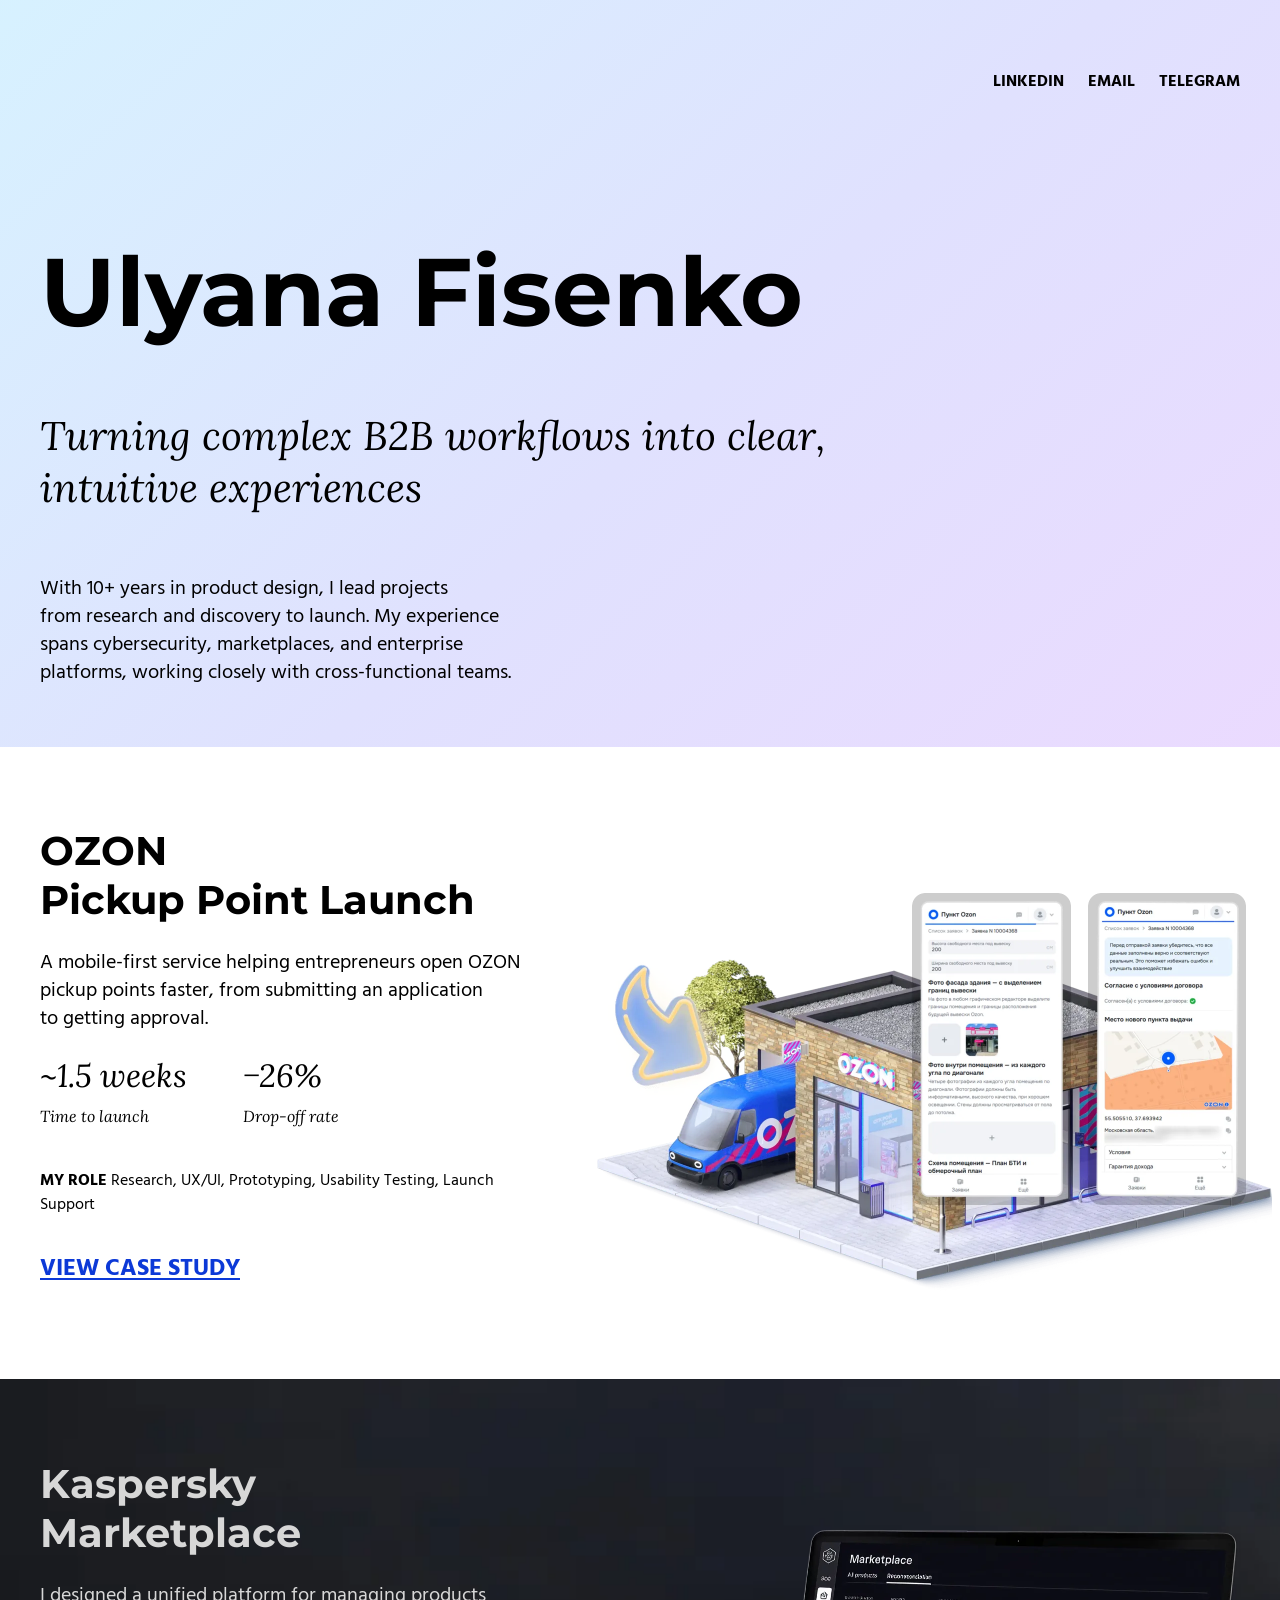
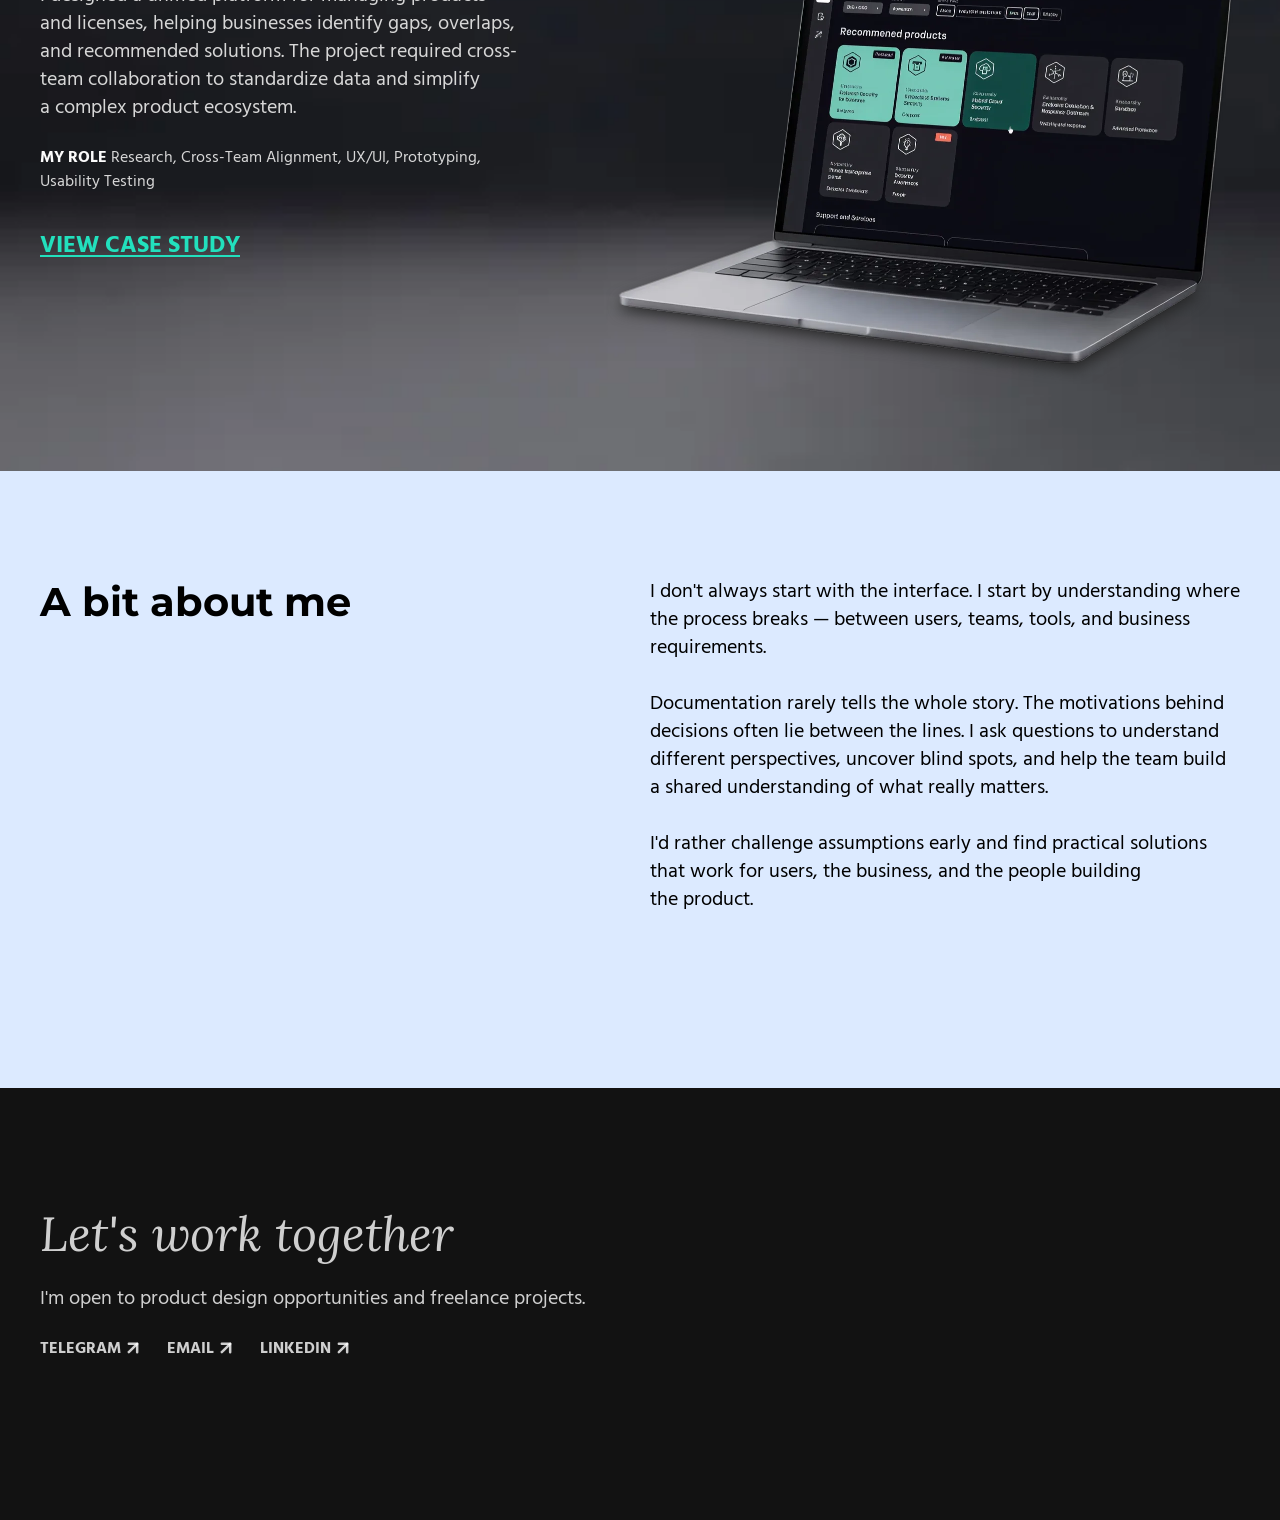
<file: index.html>
<!doctype html>
<html lang="en">
<head>
  <meta charset="utf-8">
  <meta name="viewport" content="width=device-width, initial-scale=1">
  <title>Ulyana Fisenko — Product Designer (UX/UI)</title>
  <meta name="description" content="Portfolio of Ulyana Fisenko, a product designer with 10+ years of experience turning complex B2B workflows into clear, intuitive experiences.">

  <meta property="og:type" content="website">
  <meta property="og:site_name" content="Ulyana Fisenko — Portfolio">
  <meta property="og:title" content="Ulyana Fisenko — Product Designer (UX/UI)">
  <meta property="og:description" content="Turning complex B2B workflows into clear, intuitive experiences. Case studies: OZON Pickup Point Launch and Kaspersky Marketplace.">
  <meta property="og:url" content="https://ulyanafisenko.com/">
  <link rel="canonical" href="https://ulyanafisenko.com/">
  <meta property="og:image" content="https://ulyanafisenko.com/og/home.png">
  <meta property="og:image:width" content="1200">
  <meta property="og:image:height" content="630">
  <meta name="twitter:card" content="summary_large_image">

  <link rel="preconnect" href="https://fonts.googleapis.com">
  <link rel="preconnect" href="https://fonts.gstatic.com" crossorigin>
  <link rel="stylesheet" href="https://fonts.googleapis.com/css2?family=Hind+Madurai:wght@400;700&family=Lora:ital@1&family=Montserrat:wght@700&display=swap">
  <link rel="stylesheet" href="css/base.css">
  <link rel="stylesheet" href="css/home.css">
  <!-- GoatCounter analytics, no cookies; skips file:// and localhost -->
  <script data-goatcounter="https://ulyanafisenko.goatcounter.com/count"
          async src="https://gc.zgo.at/count.v5.js"
          crossorigin="anonymous"
          integrity="sha384-atnOLvQb9t+jTSipvd75X2yginT4PjVbqDdlJAmxMm+wYElFmeR6EmLP5bYeoRVQ"></script>
</head>
<body>
  <header class="site-header site-header--home">
    <div class="container site-header__inner">
      <nav aria-label="Contacts">
        <ul class="contacts">
          <li><a class="nav-link" href="https://www.linkedin.com/in/ulyana-fisenko/" data-goatcounter-click="contact-linkedin" data-goatcounter-title="LinkedIn" target="_blank" rel="noopener">LinkedIn</a></li>
          <li><a class="nav-link" href="mailto:ulyana.fisenko@gmail.com" data-goatcounter-click="contact-email" data-goatcounter-title="Email">Email</a></li>
          <li><a class="nav-link" href="https://t.me/oknesifka" data-goatcounter-click="contact-telegram" data-goatcounter-title="Telegram" target="_blank" rel="noopener">Telegram</a></li>
        </ul>
      </nav>
    </div>
  </header>

  <main>
    <section class="hero">
      <div class="container hero__inner">
        <h1 class="hero__title">Ulyana Fisenko</h1>
        <p class="hero__slogan">Turning complex B2B workflows into&nbsp;clear, intuitive experiences</p>
        <p class="hero__bio">With&nbsp;10+&nbsp;years in&nbsp;product design, I&nbsp;lead projects from&nbsp;research and&nbsp;discovery to&nbsp;launch. My experience spans cybersecurity, marketplaces, and&nbsp;enterprise platforms, working closely with&nbsp;cross-functional teams.</p>
      </div>
    </section>

    <section class="case case--ozon" aria-labelledby="case-ozon-title">
      <div class="container case__inner">
        <div class="case__text">
          <div class="case__info">
            <h2 class="case__title" id="case-ozon-title">OZON<br>Pickup Point Launch</h2>
            <p class="case__desc">A&nbsp;mobile-first service helping entrepreneurs open OZON pickup points faster, from&nbsp;submitting an&nbsp;application to&nbsp;getting approval.</p>
            <ul class="case__metrics">
              <li><span class="metric__value">~1.5&nbsp;weeks</span><span class="metric__label">Time to&nbsp;launch</span></li>
              <li><span class="metric__value">−26%</span><span class="metric__label">Drop-off rate</span></li>
            </ul>
            <p class="case__role"><b>My role</b> Research, UX/UI, Prototyping, Usability Testing, Launch Support</p>
          </div>
          <a class="case__link" href="cases/ozon-pickup-point.html">View case study<span class="visually-hidden">: OZON Pickup Point Launch</span></a>
        </div>
        <div class="case__media">
          <img src="img/home/ozon-illustration.webp" width="686" height="400" alt="3D render of an OZON pickup point with a delivery van, next to two screens of the mobile application form: uploading photos of the premises and confirming the location on a map.">
        </div>
      </div>
    </section>

    <section class="case case--kaspersky" aria-labelledby="case-kaspersky-title">
      <div class="container case__inner">
        <div class="case__text">
          <div class="case__info">
            <h2 class="case__title" id="case-kaspersky-title">Kaspersky<br>Marketplace</h2>
            <p class="case__desc">I&nbsp;designed a&nbsp;unified platform for&nbsp;managing products and&nbsp;licenses, helping businesses identify gaps, overlaps, and&nbsp;recommended solutions. The&nbsp;project required cross-team collaboration to&nbsp;standardize data and&nbsp;simplify a&nbsp;complex product ecosystem.</p>
            <p class="case__role"><b>My role</b> Research, Cross-Team Alignment, UX/UI, Prototyping, Usability Testing</p>
          </div>
          <a class="case__link" href="cases/kaspersky-marketplace.html">View case study<span class="visually-hidden">: Kaspersky Marketplace</span></a>
        </div>
        <div class="laptop">
          <img class="laptop__shadow" src="img/home/laptop-shadow.svg" width="604" height="153" alt="" loading="lazy">
          <img class="laptop__image" src="img/home/kaspersky-laptop.webp" width="622" height="435" alt="Laptop showing the Kaspersky Marketplace: a catalogue of security products with cards for managing licenses." loading="lazy">
        </div>
      </div>
    </section>

    <section class="about" aria-labelledby="about-title">
      <div class="container about__inner">
        <h2 class="about__title" id="about-title">A&nbsp;bit about me</h2>
        <div class="about__text">
          <p>I&nbsp;don't always start with&nbsp;the&nbsp;interface. I&nbsp;start by&nbsp;understanding where the&nbsp;process breaks&nbsp;— between users, teams, tools, and&nbsp;business requirements.</p>
          <p>Documentation rarely tells the&nbsp;whole story. The&nbsp;motivations behind decisions often lie between the&nbsp;lines. I&nbsp;ask questions to&nbsp;understand different perspectives, uncover blind spots, and&nbsp;help the&nbsp;team build a&nbsp;shared understanding of&nbsp;what really matters.</p>
          <p>I'd rather challenge assumptions early and&nbsp;find practical solutions that work for&nbsp;users, the&nbsp;business, and&nbsp;the&nbsp;people building the&nbsp;product.</p>
        </div>
      </div>
    </section>
  </main>

  <footer class="site-footer">
    <div class="container site-footer__inner">
      <h2 class="site-footer__title">Let's work together</h2>
      <p class="site-footer__text">I'm open to&nbsp;product design opportunities and&nbsp;freelance projects.</p>
      <ul class="contacts">
        <li><a class="nav-link" href="https://t.me/oknesifka" data-goatcounter-click="contact-telegram" data-goatcounter-title="Telegram" target="_blank" rel="noopener">Telegram<img src="img/icons/arrow-up-right.svg" width="20" height="20" alt=""></a></li>
        <li><a class="nav-link" href="mailto:ulyana.fisenko@gmail.com" data-goatcounter-click="contact-email" data-goatcounter-title="Email">Email<img src="img/icons/arrow-up-right.svg" width="20" height="20" alt=""></a></li>
        <li><a class="nav-link" href="https://www.linkedin.com/in/ulyana-fisenko/" data-goatcounter-click="contact-linkedin" data-goatcounter-title="LinkedIn" target="_blank" rel="noopener">LinkedIn<img src="img/icons/arrow-up-right.svg" width="20" height="20" alt=""></a></li>
      </ul>
    </div>
  </footer>
</body>
</html>
</file>
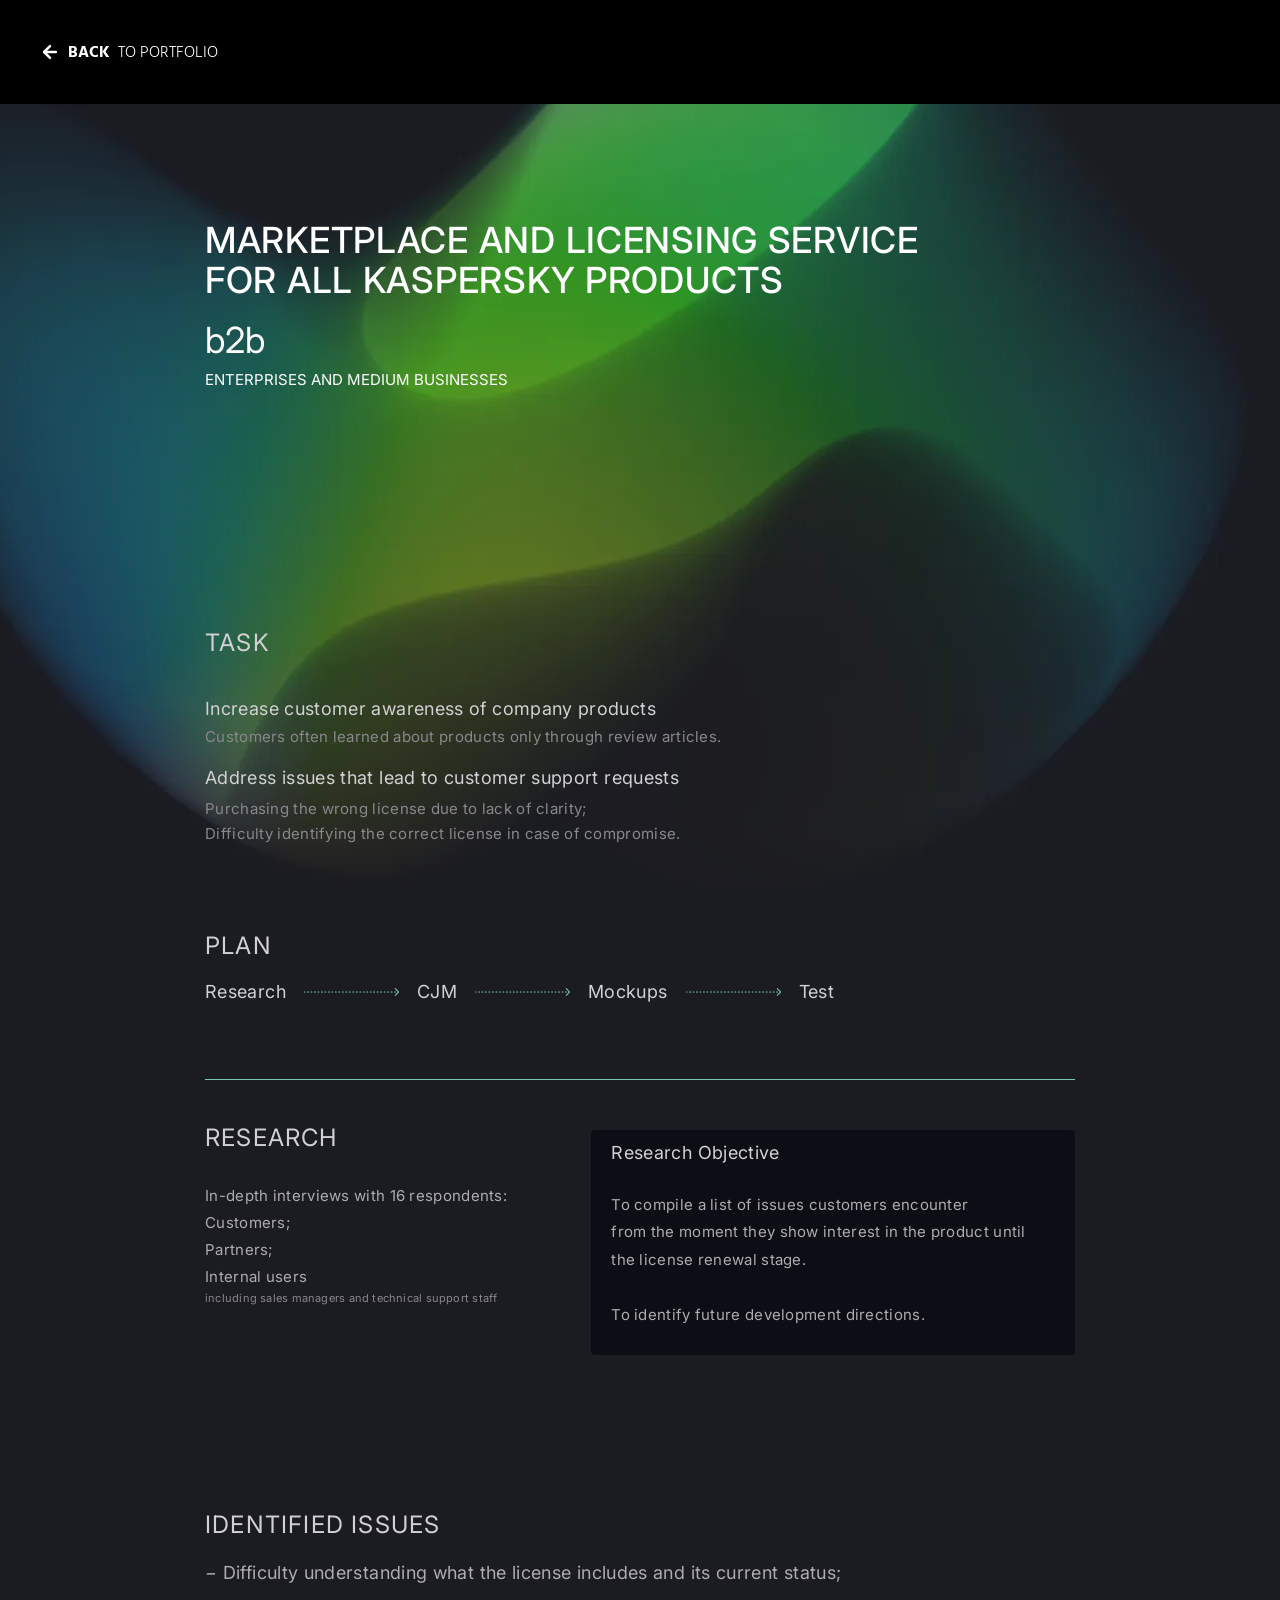
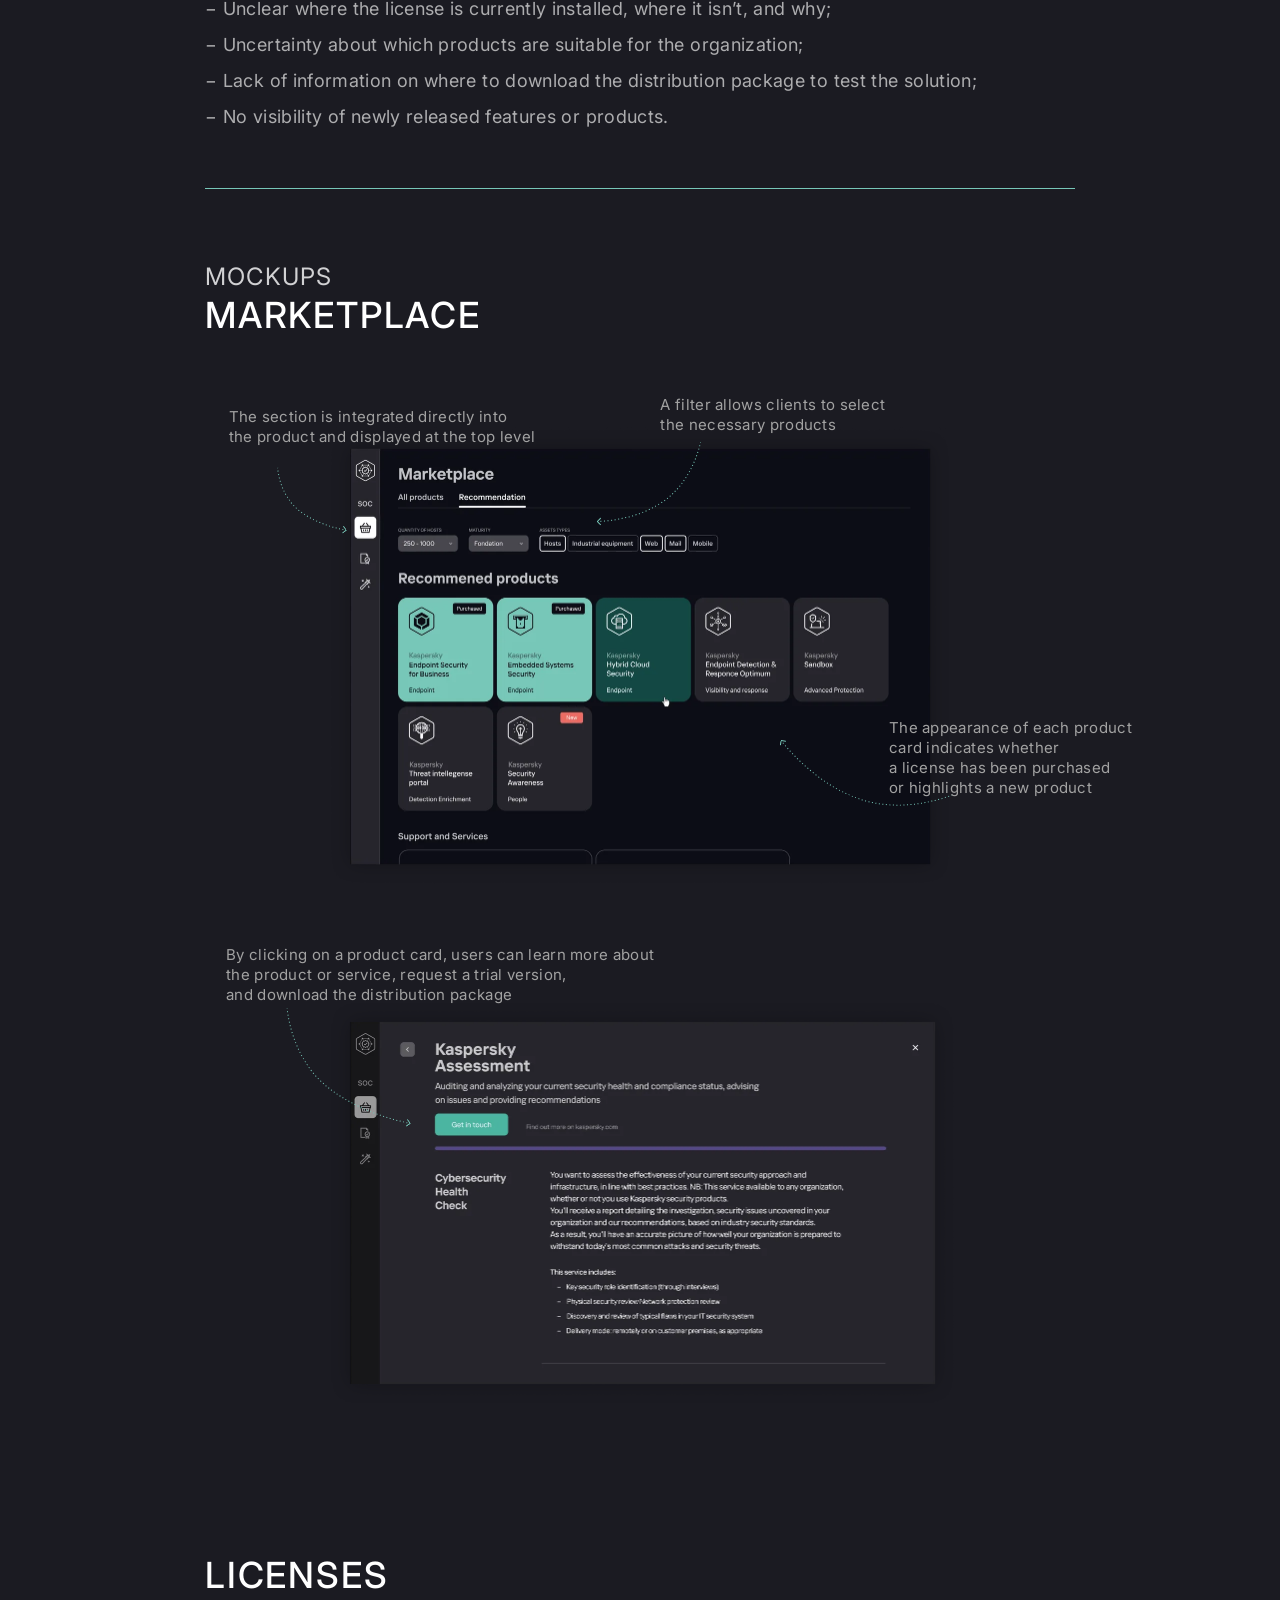
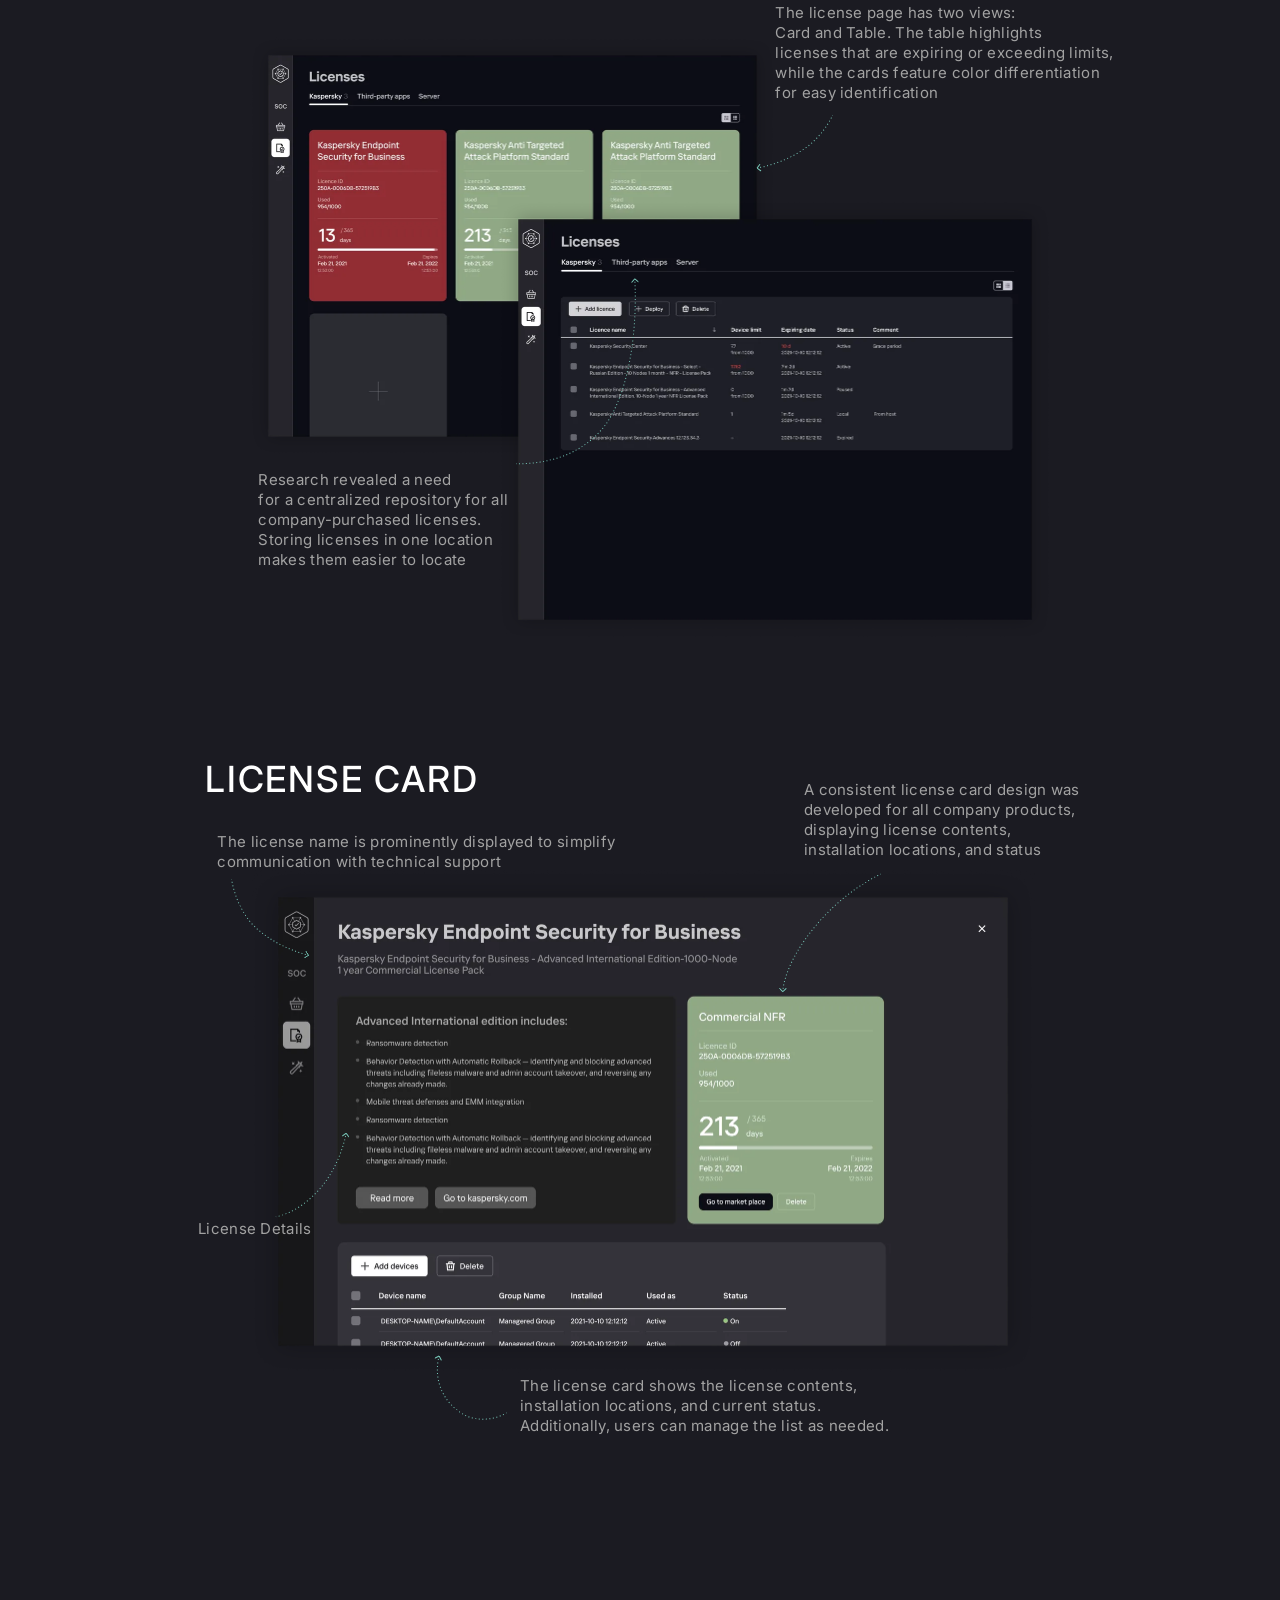
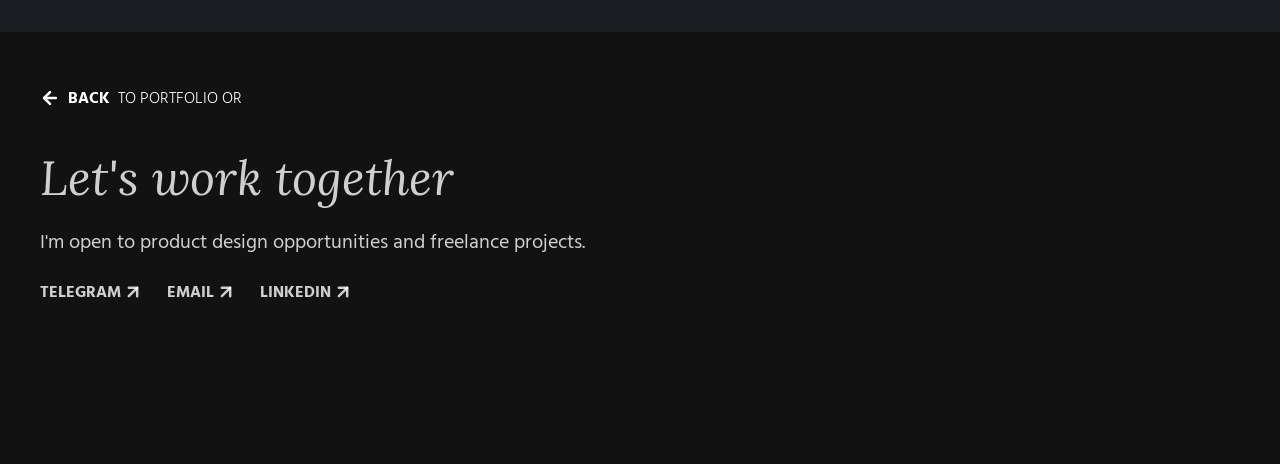
<file: cases/kaspersky-marketplace.html>
<!doctype html>
<html lang="en">
<head>
  <meta charset="utf-8">
  <meta name="viewport" content="width=device-width, initial-scale=1">
  <title>Kaspersky Marketplace — Case Study | Ulyana Fisenko</title>
  <meta name="description" content="Case study by Ulyana Fisenko: a unified marketplace and licensing service for all Kaspersky business products — research, identified issues and mockups of the marketplace, licenses and license card.">

  <meta property="og:type" content="website">
  <meta property="og:site_name" content="Ulyana Fisenko — Portfolio">
  <meta property="og:title" content="Kaspersky Marketplace — Case Study">
  <meta property="og:description" content="A unified marketplace and licensing service for all Kaspersky products, helping businesses find the right solutions and manage their licenses in one place.">
  <meta property="og:url" content="https://ulyanafisenko.com/cases/kaspersky-marketplace.html">
  <link rel="canonical" href="https://ulyanafisenko.com/cases/kaspersky-marketplace.html">
  <meta property="og:image" content="https://ulyanafisenko.com/og/kaspersky-marketplace.png">
  <meta property="og:image:width" content="1200">
  <meta property="og:image:height" content="630">
  <meta name="twitter:card" content="summary_large_image">

  <link rel="preconnect" href="https://fonts.googleapis.com">
  <link rel="preconnect" href="https://fonts.gstatic.com" crossorigin>
  <link rel="stylesheet" href="https://fonts.googleapis.com/css2?family=Hind+Madurai:wght@300;400;700&family=Inter:wght@400;500&family=Lora:ital@1&display=swap">
  <link rel="stylesheet" href="../css/base.css">
  <link rel="stylesheet" href="../css/kaspersky.css">
  <!-- GoatCounter analytics, no cookies; skips file:// and localhost -->
  <script data-goatcounter="https://ulyanafisenko.goatcounter.com/count"
          async src="https://gc.zgo.at/count.v5.js"
          crossorigin="anonymous"
          integrity="sha384-atnOLvQb9t+jTSipvd75X2yginT4PjVbqDdlJAmxMm+wYElFmeR6EmLP5bYeoRVQ"></script>
</head>
<body>
  <header class="site-header site-header--case">
    <div class="container site-header__inner">
      <a class="nav-link back-link" href="../index.html"><img src="../img/icons/arrow-left.svg" width="20" height="20" alt=""><span>Back</span><span class="nav-link__light">to&nbsp;portfolio</span></a>
    </div>
  </header>

  <main class="k-main">
    <div class="container">
      <section class="k-hero">
        <h1 class="k-hero__title">Marketplace and&nbsp;licensing service for&nbsp;all Kaspersky products</h1>
        <p class="k-hero__type">b2b</p>
        <p class="k-hero__audience">enterprises and&nbsp;medium businesses</p>
      </section>

      <section class="k-task" aria-labelledby="task-title">
        <h2 class="k-label" id="task-title">Task</h2>
        <ul class="k-task__list">
          <li class="k-task__item">
            <h3 class="k-lead">Increase customer awareness of&nbsp;company products</h3>
            <p class="k-task__desc k-small">Customers often learned about products only through review articles.</p>
          </li>
          <li class="k-task__item">
            <h3 class="k-lead">Address issues that lead to&nbsp;customer support requests</h3>
            <p class="k-task__desc k-task__desc--tall k-small">Purchasing the&nbsp;wrong license due to&nbsp;lack of&nbsp;clarity;<br>Difficulty identifying the&nbsp;correct license in&nbsp;case of&nbsp;compromise.</p>
          </li>
        </ul>
      </section>

      <section class="k-plan" aria-labelledby="plan-title">
        <h2 class="k-label" id="plan-title">Plan</h2>
        <ol class="k-plan__steps k-lead">
          <li class="k-plan__step">Research<img class="k-plan__arrow" src="../img/kaspersky/plan-arrow.svg" width="95" height="7" alt=""></li>
          <li class="k-plan__step">CJM<img class="k-plan__arrow" src="../img/kaspersky/plan-arrow.svg" width="95" height="7" alt=""></li>
          <li class="k-plan__step">Mockups<img class="k-plan__arrow" src="../img/kaspersky/plan-arrow.svg" width="95" height="7" alt=""></li>
          <li class="k-plan__step">Test</li>
        </ol>
      </section>

      <div class="k-divider-wrap"><hr class="k-divider"></div>

      <section class="k-research" aria-labelledby="research-title">
        <div>
          <h2 class="k-label" id="research-title">Research</h2>
          <p class="k-research__text k-small">In-depth interviews with&nbsp;16&nbsp;respondents:<br>Customers;<br>Partners;<br>Internal users</p>
          <p class="k-research__note">including sales managers and&nbsp;technical support staff</p>
        </div>
        <div class="k-objective">
          <h3 class="k-lead">Research Objective</h3>
          <div class="k-objective__text k-small">
            <p>To&nbsp;compile a&nbsp;list of&nbsp;issues customers encounter from&nbsp;the&nbsp;moment they show interest in&nbsp;the&nbsp;product until the&nbsp;license renewal stage.</p>
            <p>To&nbsp;identify future development directions.</p>
          </div>
        </div>
      </section>

      <section class="k-issues" aria-labelledby="issues-title">
        <h2 class="k-label" id="issues-title">Identified Issues</h2>
        <ul class="k-issues__list k-lead">
          <li>− Difficulty understanding what the&nbsp;license includes and&nbsp;its current status;</li>
          <li>− Unclear where the&nbsp;license is currently installed, where it isn’t, and&nbsp;why;</li>
          <li>− Uncertainty about which products are suitable for&nbsp;the&nbsp;organization;</li>
          <li>− Lack of&nbsp;information on&nbsp;where to&nbsp;download the&nbsp;distribution package to&nbsp;test the&nbsp;solution;</li>
          <li>− No visibility of&nbsp;newly released features or&nbsp;products.</li>
        </ul>
      </section>

      <div class="k-divider-wrap"><hr class="k-divider"></div>

      <section class="k-mockups" aria-labelledby="mockups-title">
        <h2 class="k-label" id="mockups-title">Mockups</h2>

        <h3 class="k-heading k-mockups__title">Marketplace</h3>

        <figure class="k-figure k-figure--marketplace">
          <a class="k-frame" href="../img/kaspersky/marketplace.webp" target="_blank" rel="noopener">
            <img src="../img/kaspersky/marketplace.webp" width="624" height="460" loading="lazy" alt="Marketplace section of the Kaspersky business console: filters by number of hosts, maturity and asset types above a grid of recommended product cards, with purchased products highlighted and a new product tagged.">
            <span class="k-marker k-marker--top-level" aria-hidden="true">1</span>
            <span class="k-marker k-marker--filter" aria-hidden="true">2</span>
            <span class="k-marker k-marker--card-state" aria-hidden="true">3</span>
          </a>
          <img class="k-arrow k-arrow--top-level" src="../img/kaspersky/callout-525.svg" width="90" height="35" loading="lazy" alt="">
          <img class="k-arrow k-arrow--filter" src="../img/kaspersky/callout-526.svg" width="33" height="130" loading="lazy" alt="">
          <img class="k-arrow k-arrow--card-state" src="../img/kaspersky/callout-527.svg" width="43" height="179" loading="lazy" alt="">
          <figcaption class="k-callouts k-small">
            <p class="k-callout k-callout--top-level"><span class="k-num" aria-hidden="true">1</span>The&nbsp;section is integrated directly into <br>the&nbsp;product and&nbsp;displayed at&nbsp;the&nbsp;top level</p>
            <p class="k-callout k-callout--filter"><span class="k-num" aria-hidden="true">2</span>A&nbsp;filter allows clients to&nbsp;select <br>the&nbsp;necessary products</p>
            <p class="k-callout k-callout--card-state"><span class="k-num" aria-hidden="true">3</span>The&nbsp;appearance of&nbsp;each product <br>card indicates whether <br>a&nbsp;license has been purchased <br>or&nbsp;highlights a&nbsp;new product</p>
          </figcaption>
        </figure>

        <figure class="k-figure k-figure--details">
          <a class="k-frame" href="../img/kaspersky/product-details.webp" target="_blank" rel="noopener">
            <img src="../img/kaspersky/product-details.webp" width="630" height="406" loading="lazy" alt="Product page for Kaspersky Assessment opened from a product card: a service description, a “Get in touch” button and a link to learn more on kaspersky.com.">
            <span class="k-marker k-marker--details" aria-hidden="true">1</span>
          </a>
          <img class="k-arrow k-arrow--details" src="../img/kaspersky/callout-528.svg" width="163" height="60" loading="lazy" alt="">
          <figcaption class="k-callouts k-small">
            <p class="k-callout k-callout--details"><span class="k-num" aria-hidden="true">1</span>By&nbsp;clicking on&nbsp;a&nbsp;product card, users can learn more about <br>the&nbsp;product or&nbsp;service, request a&nbsp;trial version, <br>and&nbsp;download the&nbsp;distribution package</p>
          </figcaption>
        </figure>

        <h3 class="k-heading k-licenses-title">Licenses</h3>

        <figure class="k-figure k-figure--licenses">
          <div class="k-shots">
            <a class="k-frame k-shot k-shot--cards" href="../img/kaspersky/licenses-cards.webp" target="_blank" rel="noopener">
              <img src="../img/kaspersky/licenses-cards.webp" width="526" height="418" loading="lazy" alt="Licenses page in card view: each license card shows its ID, usage and days left, coloured red when the license is about to expire and green when it is active.">
              <span class="k-marker k-marker--views" aria-hidden="true">1</span>
            </a>
            <a class="k-frame k-shot k-shot--table" href="../img/kaspersky/licenses-table.webp" target="_blank" rel="noopener">
              <img src="../img/kaspersky/licenses-table.webp" width="553" height="439" loading="lazy" alt="Licenses page in table view: a list of licenses with device limit, expiry date and status, where expiring licenses and exceeded limits are highlighted in red.">
              <span class="k-marker k-marker--storage" aria-hidden="true">2</span>
            </a>
          </div>
          <img class="k-arrow k-arrow--views" src="../img/kaspersky/callout-529.svg" width="16" height="93" loading="lazy" alt="">
          <img class="k-arrow k-arrow--storage" src="../img/kaspersky/callout-534.svg" width="203" height="112" loading="lazy" alt="">
          <figcaption class="k-callouts k-small">
            <p class="k-callout k-callout--views"><span class="k-num" aria-hidden="true">1</span>The&nbsp;license page has two views: <br>Card and&nbsp;Table. The&nbsp;table highlights <br>licenses that are expiring or&nbsp;exceeding limits, <br>while the&nbsp;cards feature color differentiation <br>for&nbsp;easy identification</p>
            <p class="k-callout k-callout--storage k-callout--wrap"><span class="k-num" aria-hidden="true">2</span>Research revealed a&nbsp;need for&nbsp;a&nbsp;centralized repository for&nbsp;all company-purchased licenses. Storing licenses in&nbsp;one location makes them easier to&nbsp;locate</p>
          </figcaption>
        </figure>

        <h3 class="k-heading k-card-title">License Card</h3>

        <figure class="k-figure k-figure--card">
          <a class="k-frame" href="../img/kaspersky/license-card.webp" target="_blank" rel="noopener">
            <img src="../img/kaspersky/license-card.webp" width="784" height="504" loading="lazy" alt="License card for Kaspersky Endpoint Security for Business: what the edition includes, a commercial license panel with ID, usage and days left, and a table of devices where the license is installed with their status.">
            <span class="k-marker k-marker--name" aria-hidden="true">1</span>
            <span class="k-marker k-marker--consistent" aria-hidden="true">2</span>
            <span class="k-marker k-marker--license-details" aria-hidden="true">3</span>
            <span class="k-marker k-marker--contents" aria-hidden="true">4</span>
          </a>
          <img class="k-arrow k-arrow--name" src="../img/kaspersky/callout-530.svg" width="106" height="35" loading="lazy" alt="">
          <img class="k-arrow k-arrow--consistent" src="../img/kaspersky/callout-533.svg" width="53" height="146" loading="lazy" alt="">
          <img class="k-arrow k-arrow--license-details" src="../img/kaspersky/callout-531.svg" width="95" height="59" loading="lazy" alt="">
          <img class="k-arrow k-arrow--contents" src="../img/kaspersky/callout-532.svg" width="34" height="91" loading="lazy" alt="">
          <figcaption class="k-callouts k-small">
            <p class="k-callout k-callout--name"><span class="k-num" aria-hidden="true">1</span>The&nbsp;license name is prominently displayed to&nbsp;simplify <br>communication with&nbsp;technical support</p>
            <p class="k-callout k-callout--consistent k-callout--wrap"><span class="k-num" aria-hidden="true">2</span>A&nbsp;consistent license card design was developed for&nbsp;all company products, displaying license contents, installation locations, and&nbsp;status</p>
            <p class="k-callout k-callout--license-details"><span class="k-num" aria-hidden="true">3</span>License Details</p>
            <p class="k-callout k-callout--contents k-callout--wrap"><span class="k-num" aria-hidden="true">4</span>The&nbsp;license card shows the&nbsp;license contents, installation locations, and&nbsp;current status. Additionally, users can manage the&nbsp;list as&nbsp;needed.</p>
          </figcaption>
        </figure>
      </section>
    </div>
  </main>

  <footer class="site-footer site-footer--case">
    <div class="container site-footer__inner">
      <p class="site-footer__back"><a class="nav-link back-link" href="../index.html"><img src="../img/icons/arrow-left.svg" width="20" height="20" alt=""><span>Back</span><span class="nav-link__light">to&nbsp;portfolio</span></a><span class="nav-link nav-link__light">&nbsp;or</span></p>
      <h2 class="site-footer__title">Let's work together</h2>
      <p class="site-footer__text">I'm open to&nbsp;product design opportunities and&nbsp;freelance projects.</p>
      <ul class="contacts">
        <li><a class="nav-link" href="https://t.me/oknesifka" data-goatcounter-click="contact-telegram" data-goatcounter-title="Telegram" target="_blank" rel="noopener">Telegram<img src="../img/icons/arrow-up-right.svg" width="20" height="20" alt=""></a></li>
        <li><a class="nav-link" href="mailto:ulyana.fisenko@gmail.com" data-goatcounter-click="contact-email" data-goatcounter-title="Email">Email<img src="../img/icons/arrow-up-right.svg" width="20" height="20" alt=""></a></li>
        <li><a class="nav-link" href="https://www.linkedin.com/in/ulyana-fisenko/" data-goatcounter-click="contact-linkedin" data-goatcounter-title="LinkedIn" target="_blank" rel="noopener">LinkedIn<img src="../img/icons/arrow-up-right.svg" width="20" height="20" alt=""></a></li>
      </ul>
    </div>
  </footer>
</body>
</html>
</file>
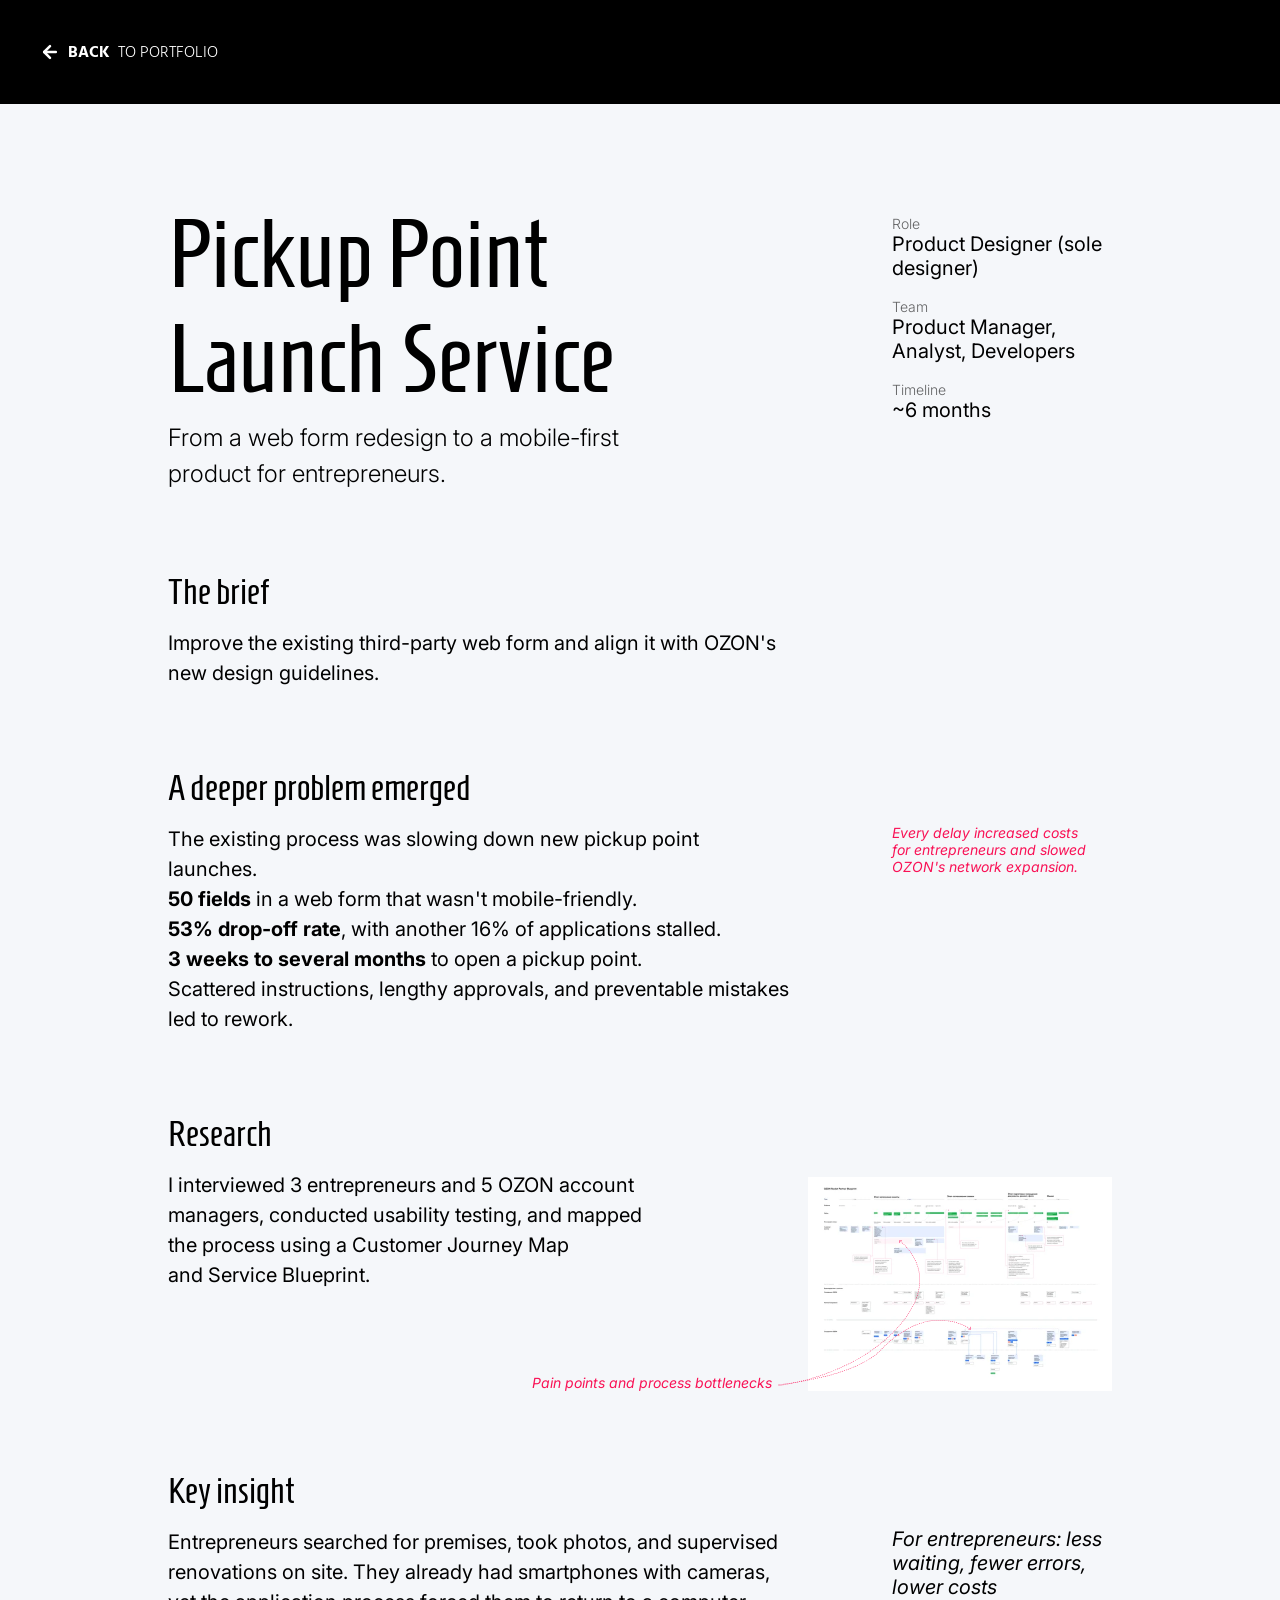
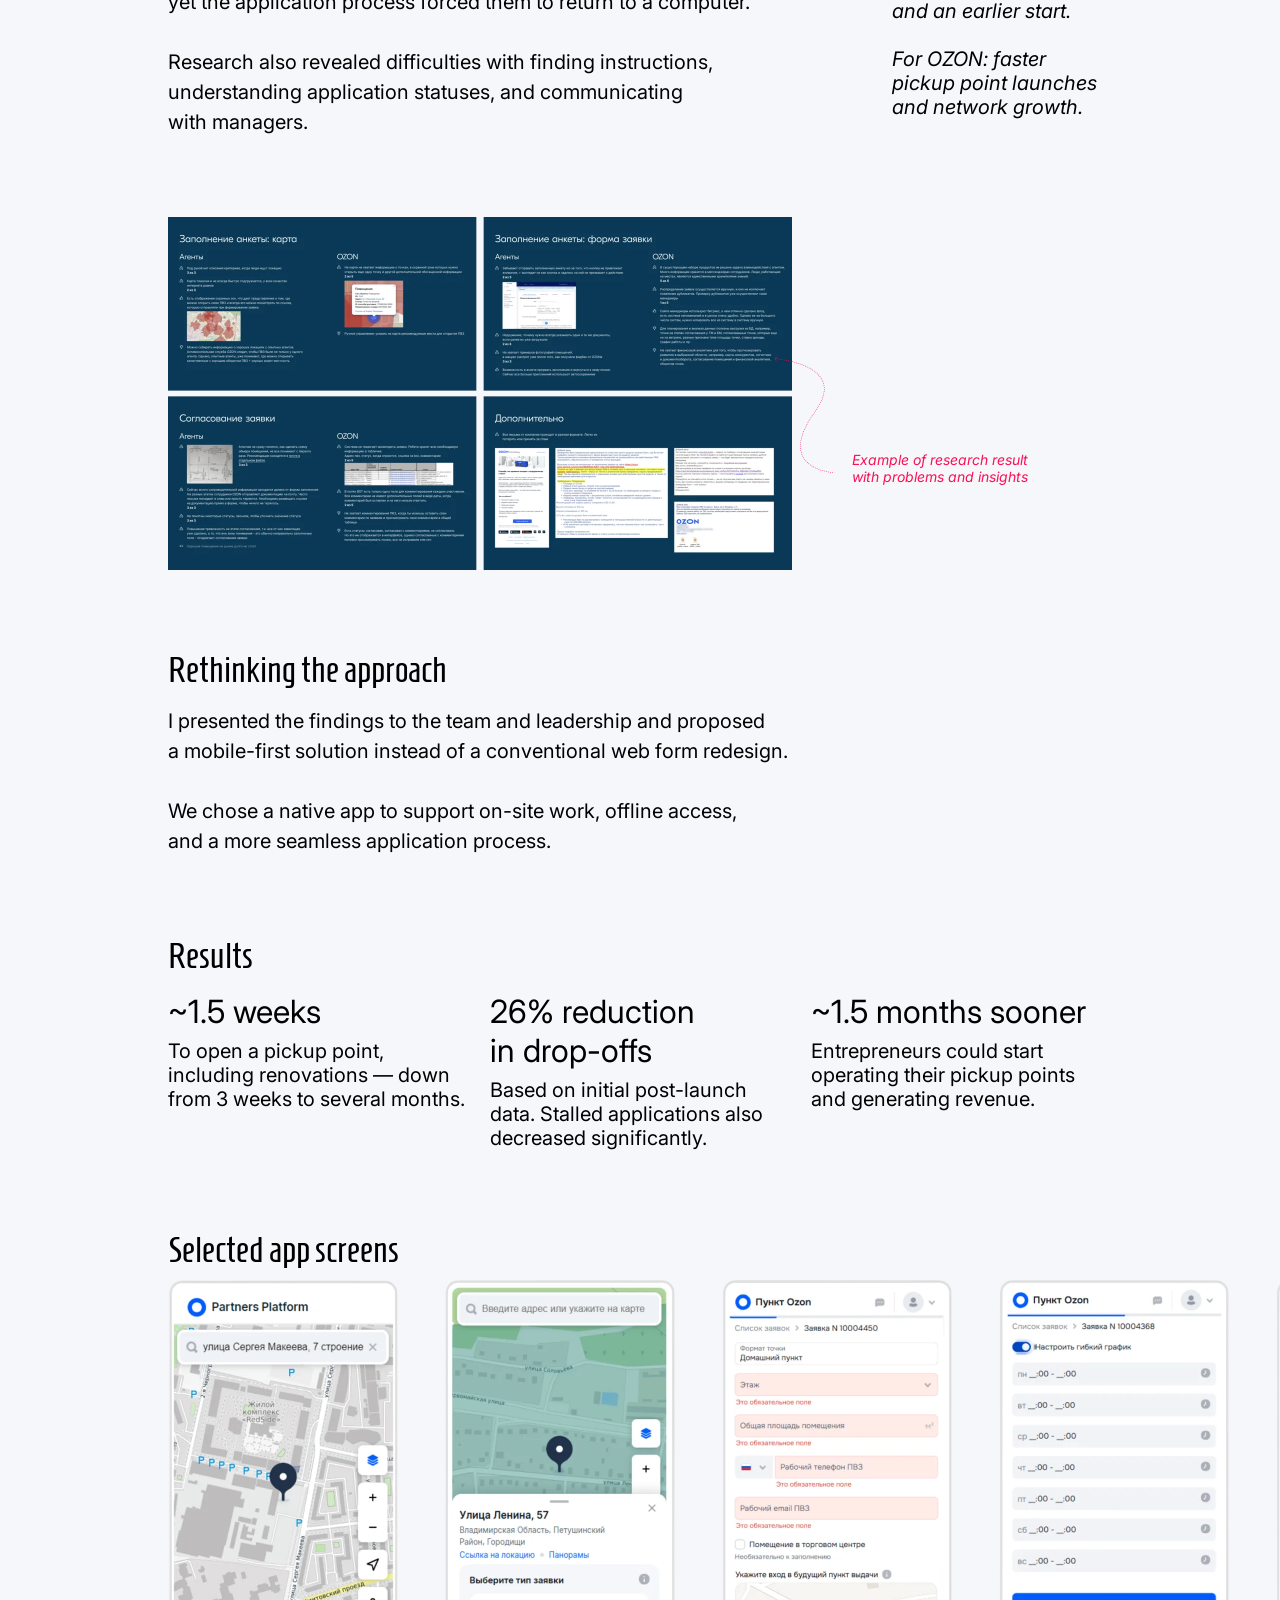
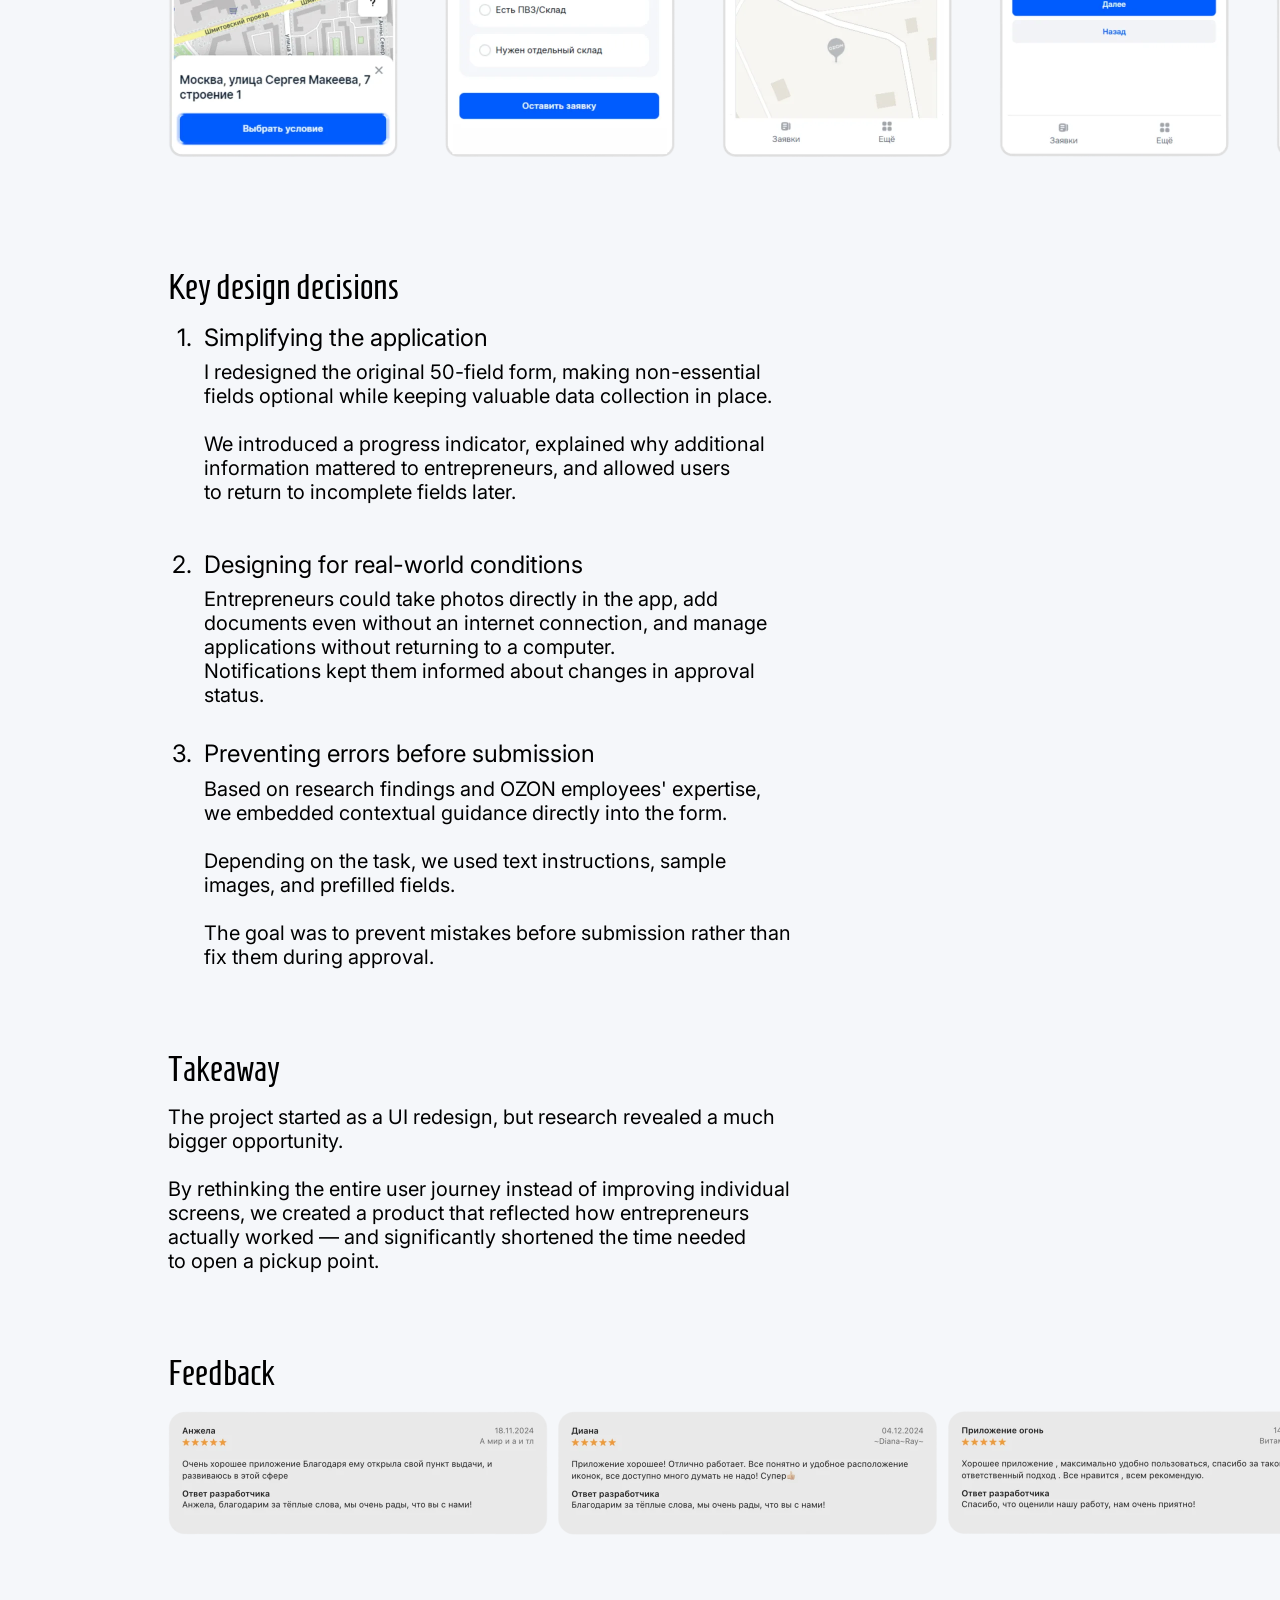
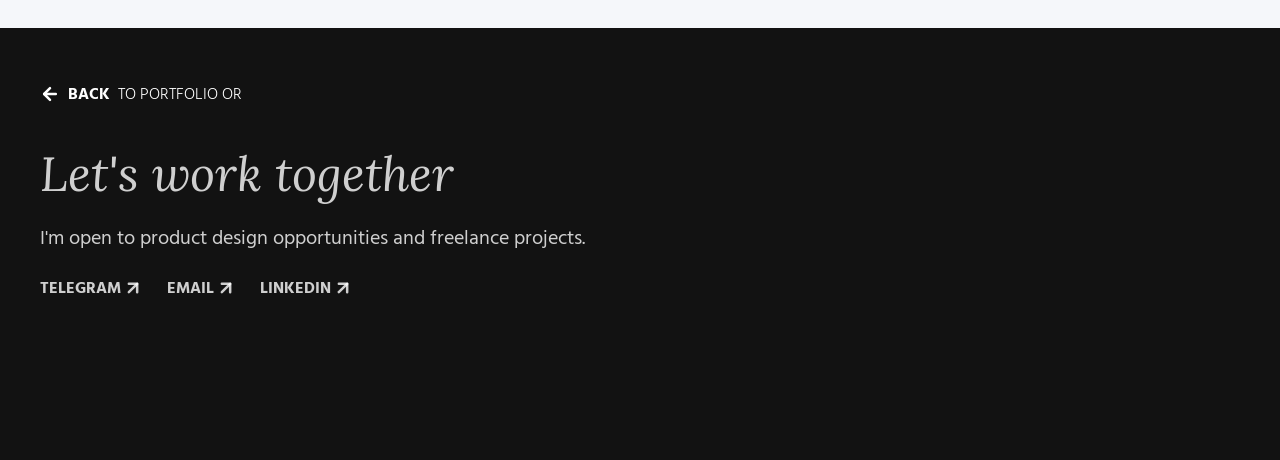
<file: cases/ozon-pickup-point.html>
<!doctype html>
<html lang="en">
<head>
  <meta charset="utf-8">
  <meta name="viewport" content="width=device-width, initial-scale=1">
  <title>OZON Pickup Point Launch Service — Case Study by Ulyana Fisenko</title>
  <meta name="description" content="How a third-party web form redesign became a mobile-first app for entrepreneurs opening OZON pickup points: research, key design decisions and results.">

  <meta property="og:type" content="website">
  <meta property="og:site_name" content="Ulyana Fisenko — Portfolio">
  <meta property="og:title" content="OZON Pickup Point Launch Service — Case Study">
  <meta property="og:description" content="From a web form redesign to a mobile-first product for entrepreneurs: ~1.5 weeks to open a pickup point and 26% fewer drop-offs.">
  <meta property="og:url" content="https://ulyanafisenko.com/cases/ozon-pickup-point.html">
  <link rel="canonical" href="https://ulyanafisenko.com/cases/ozon-pickup-point.html">
  <meta property="og:image" content="https://ulyanafisenko.com/og/ozon-pickup-point.png">
  <meta property="og:image:width" content="1200">
  <meta property="og:image:height" content="630">
  <meta name="twitter:card" content="summary_large_image">

  <link rel="preconnect" href="https://fonts.googleapis.com">
  <link rel="preconnect" href="https://fonts.gstatic.com" crossorigin>
  <link rel="stylesheet" href="https://fonts.googleapis.com/css2?family=Hind+Madurai:wght@300;400;700&family=Homenaje&family=Inter:ital,wght@0,300;0,400;0,700;1,400&family=Lora:ital@1&display=swap">
  <link rel="stylesheet" href="../css/base.css">
  <link rel="stylesheet" href="../css/ozon.css">
  <!-- GoatCounter analytics, no cookies; skips file:// and localhost -->
  <script data-goatcounter="https://ulyanafisenko.goatcounter.com/count"
          async src="https://gc.zgo.at/count.v5.js"
          crossorigin="anonymous"
          integrity="sha384-atnOLvQb9t+jTSipvd75X2yginT4PjVbqDdlJAmxMm+wYElFmeR6EmLP5bYeoRVQ"></script>
</head>
<body>
  <header class="site-header site-header--case">
    <div class="container site-header__inner">
      <a class="nav-link back-link" href="../index.html"><img src="../img/icons/arrow-left.svg" width="20" height="20" alt=""><span>Back</span><span class="nav-link__light">to&nbsp;portfolio</span></a>
    </div>
  </header>

  <main class="ozon">
    <div class="container ozon-intro">
      <div>
        <h1 class="ozon-intro__title">Pickup Point<br>Launch Service</h1>
        <p class="ozon-intro__lead">From&nbsp;a&nbsp;web form redesign to&nbsp;a&nbsp;mobile-first product for&nbsp;entrepreneurs.</p>
      </div>
      <dl class="ozon-meta">
        <div><dt>Role</dt><dd>Product Designer (sole designer)</dd></div>
        <div><dt>Team</dt><dd>Product Manager, Analyst, Developers</dd></div>
        <div><dt>Timeline</dt><dd>~6&nbsp;months</dd></div>
      </dl>
    </div>

    <div class="ozon-sections">
      <section class="container" aria-labelledby="brief-title">
        <h2 class="ozon-heading" id="brief-title">The&nbsp;brief</h2>
        <p class="ozon-text">Improve the&nbsp;existing third-party web form and&nbsp;align it with&nbsp;OZON's new design guidelines.</p>
      </section>

      <section class="container" aria-labelledby="problem-title">
        <h2 class="ozon-heading" id="problem-title">A&nbsp;deeper problem emerged</h2>
        <div class="ozon-split">
          <div class="ozon-text">
            <p>The&nbsp;existing process was slowing down new pickup point launches.</p>
            <p><b>50&nbsp;fields</b> in&nbsp;a&nbsp;web form that wasn't mobile-friendly.</p>
            <p><b>53%&nbsp;drop-off rate</b>, with&nbsp;another 16%&nbsp;of&nbsp;applications stalled.</p>
            <p><b>3&nbsp;weeks to&nbsp;several months</b> to&nbsp;open a&nbsp;pickup point.</p>
            <p>Scattered instructions, lengthy approvals, and&nbsp;preventable mistakes led to&nbsp;rework.</p>
          </div>
          <p class="ozon-note">Every delay increased costs for&nbsp;entrepreneurs and&nbsp;slowed OZON's network expansion.</p>
        </div>
      </section>

      <section class="container ozon-research" aria-labelledby="research-title">
        <div>
          <h2 class="ozon-heading" id="research-title">Research</h2>
          <p class="ozon-text">I&nbsp;interviewed 3&nbsp;entrepreneurs and&nbsp;5&nbsp;OZON account managers, conducted usability testing, and&nbsp;mapped the&nbsp;process using a&nbsp;Customer Journey Map and&nbsp;Service Blueprint.</p>
        </div>
        <figure class="ozon-research__figure">
          <a class="ozon-research__link" href="../img/ozon/service-blueprint.webp" target="_blank" rel="noopener">
            <img src="../img/ozon/blueprint-preview.webp" width="304" height="214" alt="Service Blueprint of the pickup point launch process, in Russian: customer journey stages, statuses, OZON employee actions and marked pain points. Opens the full-size map in a new tab." loading="lazy">
          </a>
          <img class="ozon-arrow ozon-arrow--research-1" src="../img/ozon/arrow-research-1.svg" width="142" height="147" alt="">
          <img class="ozon-arrow ozon-arrow--research-2" src="../img/ozon/arrow-research-2.svg" width="193" height="65" alt="">
          <figcaption class="ozon-caption">Pain points and&nbsp;process bottlenecks</figcaption>
        </figure>
      </section>

      <section class="container" aria-labelledby="insight-title">
        <h2 class="ozon-heading" id="insight-title">Key insight</h2>
        <div class="ozon-split">
          <div class="ozon-text ozon-text--spaced">
            <p>Entrepreneurs searched for&nbsp;premises, took photos, and&nbsp;supervised renovations on&nbsp;site. They already had smartphones with&nbsp;cameras, yet the&nbsp;application process forced them to&nbsp;return to&nbsp;a&nbsp;computer.</p>
            <p>Research also revealed difficulties with&nbsp;finding instructions, understanding application statuses, and&nbsp;communicating with&nbsp;managers.</p>
          </div>
          <div class="ozon-note ozon-note--large">
            <p>For&nbsp;entrepreneurs: less waiting, fewer errors, lower costs and&nbsp;an&nbsp;earlier start.</p>
            <p>For&nbsp;OZON: faster pickup point launches and&nbsp;network growth.</p>
          </div>
        </div>
      </section>

      <figure class="container ozon-result">
        <img src="../img/ozon/research-result.webp" width="624" height="353" alt="Research summary slides in Russian: problems and insights for agents and OZON employees at the questionnaire, application form and approval stages." loading="lazy">
        <img class="ozon-arrow ozon-arrow--result" src="../img/ozon/arrow-result.svg" width="60" height="117" alt="">
        <figcaption class="ozon-caption">Example of&nbsp;research result<br> with&nbsp;problems and&nbsp;insights</figcaption>
      </figure>

      <section class="container" aria-labelledby="approach-title">
        <h2 class="ozon-heading" id="approach-title">Rethinking the&nbsp;approach</h2>
        <div class="ozon-text ozon-text--spaced">
          <p>I&nbsp;presented the&nbsp;findings to&nbsp;the&nbsp;team and&nbsp;leadership and&nbsp;proposed a&nbsp;mobile-first solution instead of&nbsp;a&nbsp;conventional web form redesign.</p>
          <p>We chose a&nbsp;native app to&nbsp;support on-site work, offline access, and&nbsp;a&nbsp;more seamless application process.</p>
        </div>
      </section>

      <section class="container" aria-labelledby="results-title">
        <h2 class="ozon-heading" id="results-title">Results</h2>
        <ul class="ozon-metrics">
          <li><span class="ozon-metrics__value">~1.5&nbsp;weeks</span><span>To&nbsp;open a&nbsp;pickup point, including renovations&nbsp;— down from&nbsp;3&nbsp;weeks to&nbsp;several months.</span></li>
          <li><span class="ozon-metrics__value">26% reduction in&nbsp;drop-offs</span><span>Based on&nbsp;initial post-launch data. Stalled applications also decreased significantly.</span></li>
          <li><span class="ozon-metrics__value">~1.5&nbsp;months sooner</span><span>Entrepreneurs could start operating their pickup points and&nbsp;generating revenue.</span></li>
        </ul>
      </section>

      <section class="ozon-screens" aria-labelledby="screens-title">
        <h2 class="container ozon-heading" id="screens-title">Selected app screens</h2>
        <ul class="ozon-strip" tabindex="0" aria-label="App screens, scroll horizontally">
          <li><img src="../img/ozon/screen-1.webp" width="230" height="477" alt="Partners Platform start screen: a map with address search for choosing where to open a pickup point." loading="lazy"></li>
          <li><img src="../img/ozon/screen-2.webp" width="230" height="477" alt="A selected address on the map and the choice of application type: an existing pickup point or warehouse, or a new separate warehouse." loading="lazy"></li>
          <li><img src="../img/ozon/screen-3.webp" width="230" height="477" alt="Application form with premises details, inline validation of required fields and a map for marking the entrance." loading="lazy"></li>
          <li><img src="../img/ozon/screen-4.webp" width="230" height="477" alt="Opening hours step with a flexible schedule toggle and time fields for each day of the week." loading="lazy"></li>
          <li><img src="../img/ozon/screen-5.webp" width="230" height="477" alt="Photo upload step with instructions: space for the sign, a facade photo with the sign area marked, and photos of the interior." loading="lazy"></li>
          <li><img src="../img/ozon/screen-6.webp" width="230" height="477" alt="Upload of interior photos and the floor plan, with sample images and short instructions." loading="lazy"></li>
          <li><img src="../img/ozon/screen-7.webp" width="230" height="477" alt="Upload of videos of the premises before renovation, the reason for opening and additional services, with the Submit button." loading="lazy"></li>
          <li><img src="../img/ozon/screen-8.webp" width="230" height="477" alt="Final check before submission: a reminder to verify the data, agreement with the contract terms and the new pickup point on the map." loading="lazy"></li>
          <li><img src="../img/ozon/screen-9.webp" width="230" height="477" alt="Confirmation screen: the application has been sent and the result will arrive by email after review." loading="lazy"></li>
        </ul>
      </section>

      <section class="container" aria-labelledby="decisions-title">
        <h2 class="ozon-heading" id="decisions-title">Key design decisions</h2>
        <ol class="ozon-decisions">
          <li>
            <h3>Simplifying the&nbsp;application</h3>
            <div class="ozon-decisions__text ozon-decisions__text--spaced">
              <p>I&nbsp;redesigned the&nbsp;original 50-field form, making non-essential fields optional while keeping valuable data collection in&nbsp;place.</p>
              <p>We introduced a&nbsp;progress indicator, explained why additional information mattered to&nbsp;entrepreneurs, and&nbsp;allowed users to&nbsp;return to&nbsp;incomplete fields later.</p>
            </div>
          </li>
          <li>
            <h3>Designing for&nbsp;real-world conditions</h3>
            <div class="ozon-decisions__text">
              <p>Entrepreneurs could take photos directly in&nbsp;the&nbsp;app, add documents even without an&nbsp;internet connection, and&nbsp;manage applications without returning to&nbsp;a&nbsp;computer.</p>
              <p>Notifications kept them informed about changes in&nbsp;approval status.</p>
            </div>
          </li>
          <li>
            <h3>Preventing errors before submission</h3>
            <div class="ozon-decisions__text ozon-decisions__text--spaced">
              <p>Based on&nbsp;research findings and&nbsp;OZON employees' expertise, we embedded contextual guidance directly into&nbsp;the&nbsp;form.</p>
              <p>Depending on&nbsp;the&nbsp;task, we used text instructions, sample images, and&nbsp;prefilled fields.</p>
              <p>The&nbsp;goal was to&nbsp;prevent mistakes before submission rather than fix them during approval.</p>
            </div>
          </li>
        </ol>
      </section>

      <section class="container" aria-labelledby="takeaway-title">
        <h2 class="ozon-heading" id="takeaway-title">Takeaway</h2>
        <div class="ozon-takeaway">
          <p>The&nbsp;project started as&nbsp;a&nbsp;UI redesign, but&nbsp;research revealed a&nbsp;much bigger opportunity.</p>
          <p>By&nbsp;rethinking the&nbsp;entire user journey instead of&nbsp;improving individual screens, we created a&nbsp;product that reflected how entrepreneurs actually worked&nbsp;— and&nbsp;significantly shortened the&nbsp;time needed to&nbsp;open a&nbsp;pickup point.</p>
        </div>
      </section>

      <section class="ozon-feedback" aria-labelledby="feedback-title">
        <h2 class="container ozon-heading" id="feedback-title">Feedback</h2>
        <ul class="ozon-strip" tabindex="0" aria-label="User reviews, scroll horizontally">
          <li><img src="../img/ozon/feedback-1.webp" width="380" height="124" alt="Five-star app review (in Russian): “A very good app. Thanks to it I opened my own pickup point and keep growing in this field.” With a thank-you reply from the developer." loading="lazy"></li>
          <li><img src="../img/ozon/feedback-2.webp" width="380" height="124" alt="Five-star app review (in Russian): “The app is good and works great. Everything is clear, the icons are conveniently placed, no need to think too much!” With a reply from the developer." loading="lazy"></li>
          <li><img src="../img/ozon/feedback-3.webp" width="380" height="123" alt="Five-star app review (in Russian): “Good app, very convenient to use, thanks for such a responsible approach. I like everything and recommend it to everyone.” With a reply from the developer." loading="lazy"></li>
          <li><img src="../img/ozon/feedback-4.webp" width="380" height="123" alt="Five-star app review (in Russian): “A convenient and very functional app. I figured it out on my own without any help.” With a reply from the developer." loading="lazy"></li>
          <li><img src="../img/ozon/feedback-5.webp" width="380" height="123" alt="Five-star app review (in Russian): “You can easily see where to open a pickup point right in the app, with no hassle! Thanks to the developers.” With a reply from the developer." loading="lazy"></li>
        </ul>
      </section>
    </div>
  </main>

  <footer class="site-footer site-footer--case">
    <div class="container site-footer__inner">
      <p class="site-footer__back"><a class="nav-link back-link" href="../index.html"><img src="../img/icons/arrow-left.svg" width="20" height="20" alt=""><span>Back</span><span class="nav-link__light">to&nbsp;portfolio</span></a><span class="nav-link nav-link__light">&nbsp;or</span></p>
      <h2 class="site-footer__title">Let's work together</h2>
      <p class="site-footer__text">I'm open to&nbsp;product design opportunities and&nbsp;freelance projects.</p>
      <ul class="contacts">
        <li><a class="nav-link" href="https://t.me/oknesifka" data-goatcounter-click="contact-telegram" data-goatcounter-title="Telegram" target="_blank" rel="noopener">Telegram<img src="../img/icons/arrow-up-right.svg" width="20" height="20" alt=""></a></li>
        <li><a class="nav-link" href="mailto:ulyana.fisenko@gmail.com" data-goatcounter-click="contact-email" data-goatcounter-title="Email">Email<img src="../img/icons/arrow-up-right.svg" width="20" height="20" alt=""></a></li>
        <li><a class="nav-link" href="https://www.linkedin.com/in/ulyana-fisenko/" data-goatcounter-click="contact-linkedin" data-goatcounter-title="LinkedIn" target="_blank" rel="noopener">LinkedIn<img src="../img/icons/arrow-up-right.svg" width="20" height="20" alt=""></a></li>
      </ul>
    </div>
  </footer>
</body>
</html>
</file>
<file: css/base.css>
/* Base: reset, shared tokens, header, footer, utilities */

:root {
  --font-hind: "Hind Madurai", system-ui, sans-serif;
  --font-lora: "Lora", Georgia, serif;
  --font-montserrat: "Montserrat", system-ui, sans-serif;

  --color-black: #000;
  --color-white: #fff;
  --color-footer-bg: #121212;
  --color-footer-text: rgba(255, 255, 255, 0.8);

  /* Side padding of the content column (40 px in all mockups) */
  --gutter: 40px;
  /* Max width of the content column without gutters; each page overrides it */
  --content-max: 1200px;
  /* Header and footer content: the same width on every page (as the home page column) */
  --frame-max: 1200px;
}

@media (max-width: 767px) {
  :root {
    --gutter: 20px;
  }
}

/* Reset */

*,
*::before,
*::after {
  box-sizing: border-box;
}

html {
  -webkit-text-size-adjust: 100%;
  text-size-adjust: 100%;
}

body {
  margin: 0;
  min-width: 320px;
  font-family: var(--font-hind);
  color: var(--color-black);
  background: var(--color-white);
  -webkit-font-smoothing: antialiased;
  -moz-osx-font-smoothing: grayscale;
  overflow-x: hidden;
}

h1,
h2,
h3,
h4,
p,
ul,
ol,
figure {
  margin: 0;
}

ul,
ol {
  padding: 0;
  list-style: none;
}

img,
svg {
  display: block;
  max-width: 100%;
}

a {
  color: inherit;
}

a:focus-visible {
  outline: 2px solid currentColor;
  outline-offset: 4px;
}

/* Utilities */

.container {
  width: 100%;
  max-width: calc(var(--content-max) + 2 * var(--gutter));
  margin-inline: auto;
  padding-inline: var(--gutter);
}

.visually-hidden {
  position: absolute;
  width: 1px;
  height: 1px;
  overflow: hidden;
  clip: rect(0 0 0 0);
  clip-path: inset(50%);
  white-space: nowrap;
}

/* Small uppercase links: header contacts, footer contacts, "Back to portfolio" */

.nav-link {
  display: inline-flex;
  align-items: center;
  font-family: var(--font-hind);
  font-weight: 700;
  font-size: 16px;
  line-height: 24px;
  text-transform: uppercase;
  text-decoration: none;
  white-space: nowrap;
  transition: opacity 0.15s;
}

.nav-link:hover {
  opacity: 0.7;
}

.nav-link__light {
  font-weight: 300;
}

.back-link {
  gap: 8px;
}

/* Header and footer share one width on all pages, independent of the page column */
.site-header > .container,
.site-footer > .container {
  max-width: calc(var(--frame-max) + 2 * var(--gutter));
}

/* Header */

.site-header__inner {
  display: flex;
  align-items: center;
  justify-content: space-between;
  gap: 16px 24px;
}

.contacts {
  display: flex;
  align-items: center;
  gap: 24px;
}

/* Home: black text over the hero gradient, no background */
.site-header--home {
  position: absolute;
  inset: 0 0 auto;
  z-index: 1;
  padding-top: 69px;
}

.site-header--home .site-header__inner {
  justify-content: flex-end;
}

/* Case studies: black bar, 104 px tall */
.site-header--case {
  background: var(--color-black);
  color: var(--color-white);
  padding-block: 40px;
}

@media (max-width: 767px) {
  .site-header--home {
    padding-top: 32px;
  }

  .site-header--case {
    padding-block: 24px;
  }
}

/* Footer */

.site-footer {
  background: var(--color-footer-bg);
  color: var(--color-footer-text);
  padding-block: 120px 160px;
}

.site-footer__inner {
  display: flex;
  flex-direction: column;
  align-items: flex-start;
  gap: 24px;
}

.site-footer__title {
  max-width: 791px;
  font-family: var(--font-lora);
  font-style: italic;
  font-weight: 400;
  font-size: 48px;
  line-height: 52px;
}

.site-footer__text {
  max-width: 586px;
  font-size: 20px;
  line-height: 28px;
}

.site-footer .contacts {
  flex-wrap: wrap;
  row-gap: 8px;
}

.site-footer .contacts .nav-link {
  gap: 2px;
}

/* Case studies: "Back to portfolio or" above the title */
.site-footer--case {
  padding-top: 54px;
}

.site-footer__back {
  display: flex;
  align-items: center;
  margin-bottom: 18px;
  color: var(--color-white);
}

.site-footer__back .nav-link:not(a):hover {
  opacity: 1;
}

@media (max-width: 767px) {
  .site-footer {
    padding-block: 80px 96px;
  }

  .site-footer--case {
    padding-top: 40px;
  }

  .site-footer__title {
    font-size: 40px;
    line-height: 44px;
  }
}
</file>
<file: css/home.css>
/* Home page (Figma node 2101:50179, frame width 1280) */

:root {
  --content-max: 1200px;

  --home-hero-gradient: linear-gradient(136.73deg, #d3f8ff 0%, #e0e1fe 51.671%, #f1d6ff 103.43%);
  --home-ozon-link: #0c39d7;
  --home-kaspersky-text: #d7d7d7;
  --home-kaspersky-accent: #fbfbfb;
  --home-kaspersky-link: #22e0bd;
  --home-kaspersky-bg: #1c1d22;
  --home-about-bg: #dceaff;
}

/* Hero */

.hero {
  /* In the mockup the gradient box is 2221 px wide and shifted 25.5 px right of the page centre */
  background: var(--home-hero-gradient) calc(50% + 25.5px) 0 / 2221px 100% no-repeat;
  background-color: #e0e1fe;
  /* 69 (header offset) + 24 (header) + 140 (gap) */
  padding-block: 233px 61px;
}

@media (min-width: 2222px) {
  .hero {
    background-size: 100% 100%;
    background-position: 0 0;
  }
}

.hero__inner {
  display: flex;
  flex-direction: column;
  align-items: flex-start;
  gap: 60px;
}

.hero__title {
  font-family: var(--font-montserrat);
  font-weight: 700;
  font-size: 96px;
  line-height: normal;
}

.hero__slogan {
  max-width: 791px;
  font-family: var(--font-lora);
  font-style: italic;
  font-weight: 400;
  font-size: 40px;
  line-height: 52px;
}

.hero__bio {
  max-width: 486px;
  font-size: 20px;
  line-height: 28px;
}

/* Case cards */

.case__inner {
  display: flex;
  align-items: flex-start;
  justify-content: space-between;
}

.case__text {
  display: flex;
  flex-direction: column;
  align-items: flex-start;
  gap: 40px;
}

.case__info {
  display: flex;
  flex-direction: column;
  gap: 24px;
}

.case__title {
  font-family: var(--font-montserrat);
  font-weight: 700;
  font-size: 40px;
  line-height: normal;
}

.case__desc {
  font-size: 20px;
  line-height: 28px;
}

.case__metrics {
  display: flex;
  font-family: var(--font-lora);
  font-style: italic;
  white-space: nowrap;
}

.case__metrics li {
  display: flex;
  flex-direction: column;
  gap: 8px;
  padding-bottom: 16px;
}

.case__metrics li:not(:last-child) {
  width: 203px;
}

.metric__value {
  font-size: 32px;
  line-height: 40px;
}

.metric__label {
  font-size: 16px;
  line-height: 24px;
}

.case__role {
  font-size: 16px;
  line-height: 24px;
}

.case__role b {
  font-weight: 700;
  text-transform: uppercase;
}

.case__link {
  font-weight: 700;
  font-size: 24px;
  line-height: 24px;
  text-transform: uppercase;
  text-decoration: underline;
  text-underline-position: from-font;
  white-space: nowrap;
  transition: opacity 0.15s;
}

.case__link:hover {
  opacity: 0.7;
}

/* OZON */

.case--ozon {
  padding-block: 79px 60px;
}

.case--ozon .case__inner {
  gap: 80px;
  min-height: 493px;
}

.case--ozon .case__text {
  flex: 0 1 487px;
}

.case--ozon .case__link {
  color: var(--home-ozon-link);
}

.case--ozon .case__media {
  flex: 0 1 590px;
}

.case--ozon .case__media img {
  /* 686 px wide, sticks out 64 px left and 32 px right of the 590 px frame */
  width: 116.27%;
  max-width: none;
  height: auto;
  /* Starts 67 px below the card top (percentages of the 590 px frame) */
  margin: 11.36% 0 0 -10.85%;
}

/* Kaspersky: dark strip across the whole screen */

.case--kaspersky {
  min-height: 692px;
  padding-block: 80px 64px;
  color: var(--home-kaspersky-text);
  /* Strip centre is 48 px left of the page centre in the mockup */
  background: var(--home-kaspersky-bg) url("../img/home/kaspersky-bg.webp") calc(50% - 48px) 0 / cover no-repeat;
}

.case--kaspersky .case__inner {
  gap: 40px;
}

.case--kaspersky .case__text {
  flex: 0 1 488px;
}

.case--kaspersky .case__role b {
  color: var(--home-kaspersky-accent);
}

.case--kaspersky .case__link {
  color: var(--home-kaspersky-link);
}

.laptop {
  position: relative;
  flex: 0 1 622px;
  margin-top: 69.5px;
}

.laptop__image {
  position: relative;
  width: 100%;
  height: auto;
}

.laptop__shadow {
  position: absolute;
  left: -1.852%;
  top: 69.53%;
  width: 97.185%;
  max-width: none;
  height: auto;
}

/* About */

.about {
  background: var(--home-about-bg);
  padding-block: 106px 175px;
}

.about__inner {
  display: flex;
  gap: 20px;
}

.about__title,
.about__text {
  flex: 1 1 0;
  min-width: 0;
}

.about__title {
  font-family: var(--font-montserrat);
  font-weight: 700;
  font-size: 40px;
  line-height: normal;
}

.about__text {
  font-size: 20px;
  line-height: 28px;
}

.about__text p + p {
  margin-top: 28px;
}

/* Tablet and phone: case cards become one column */

@media (max-width: 1023px) {
  .case__inner,
  .case--ozon .case__inner,
  .case--kaspersky .case__inner {
    flex-direction: column;
    align-items: stretch;
    gap: 48px;
  }

  .case--ozon .case__text,
  .case--kaspersky .case__text {
    flex: none;
    max-width: 590px;
  }

  .case--ozon .case__inner {
    min-height: 0;
  }

  .case--ozon .case__media {
    flex: none;
    width: 100%;
    max-width: 686px;
    margin-inline: auto;
  }

  .case--ozon .case__media img {
    width: 100%;
    margin: 0;
  }

  .case--kaspersky {
    min-height: 0;
    padding-bottom: 80px;
  }

  .laptop {
    flex: none;
    width: 100%;
    max-width: 622px;
    margin: 0 auto 40px;
  }
}

@media (max-width: 767px) {
  .hero {
    background-size: 100% 100%;
    background-position: 0 0;
    padding-block: 120px 48px;
  }

  .hero__inner {
    gap: 32px;
  }

  .hero__title {
    font-size: 40px;
  }

  .hero__slogan {
    font-size: 28px;
    line-height: 36px;
  }

  .hero__bio,
  .case__desc,
  .about__text {
    font-size: 18px;
    line-height: 26px;
  }

  .about__text p + p {
    margin-top: 26px;
  }

  .case__title,
  .about__title {
    font-size: 32px;
  }

  .case__link {
    font-size: 20px;
  }

  .case--ozon {
    padding-block: 56px;
  }

  .case--kaspersky {
    padding-block: 56px 48px;
  }

  .about {
    padding-block: 64px 80px;
  }

  .about__inner {
    flex-direction: column;
    gap: 24px;
  }
}

@media (min-width: 768px) and (max-width: 1023px) {
  .hero__title {
    font-size: 80px;
  }
}
</file>
<file: css/kaspersky.css>
/* Kaspersky Marketplace case (Figma node 2022:8440, frame width 950) */
/* Suisse Screen Trial from the mockup is replaced with Inter */

:root {
  --content-max: 870px;

  --font-inter: "Inter", system-ui, sans-serif;

  --k-bg: #1b1b22;
  --k-heading: #fff;
  --k-label: #d1d1d3;
  --k-text: #adadaf;
  --k-muted: #88888c;
  --k-caption: #a2a2a2;
  --k-accent: #77c7b8;
  --k-box-bg: #0d0d15;

  /* Screenshots have a soft shadow baked into the file: ~3.53% of the image width on each side,
     i.e. 3.79% of the visible screenshot. Used to line the visible edge up with the text. */
  --k-shot-shadow: 3.79%;
}

body {
  background: var(--k-bg);
  color: var(--k-text);
}

.k-main {
  font-family: var(--font-inter);
  /* Green glow (layer "untitled2 1", color dodge pre-composited on the page background).
     The 1896 px image is centred 53 px left of the page centre, as in the mockup. */
  background: url("../img/kaspersky/hero-glow.webp") calc(50% - 53px) 0 / 1896px auto no-repeat;
  padding-bottom: 258.5px;
}

/* Type */

.k-label {
  font-weight: 400;
  font-size: 24px;
  line-height: 16px;
  letter-spacing: 0.05em;
  text-transform: uppercase;
  color: var(--k-label);
}

.k-heading {
  font-weight: 500;
  font-size: 36px;
  line-height: 40px;
  letter-spacing: 0.05em;
  text-transform: uppercase;
  color: var(--k-heading);
}

.k-lead {
  font-weight: 400;
  font-size: 18px;
  line-height: 16px;
  letter-spacing: 0.02em;
  color: var(--k-label);
}

/* Small text is 1.25x the mockup (12/16 -> 15/20), the 9 px note is 11 px:
   the designer asked to enlarge it proportionally, 9 px was too small */
.k-small {
  font-size: 15px;
  line-height: 20px;
  letter-spacing: 0.02em;
}

.k-divider {
  height: 0;
  margin: 0;
  border: 0;
  border-top: 1px solid var(--k-accent);
}

/* Hero */

.k-hero {
  padding-top: 116px;
  color: var(--k-heading);
}

.k-hero__title {
  max-width: 788px;
  font-weight: 500;
  font-size: 36px;
  line-height: 40px;
  letter-spacing: 0.02em;
  text-transform: uppercase;
}

.k-hero__type {
  margin-top: 20px;
  font-size: 36px;
  line-height: 40px;
}

.k-hero__audience {
  font-size: 15px;
  line-height: 40px;
  text-transform: uppercase;
}

/* Task */

.k-task {
  margin-top: 235px;
}

.k-task__list {
  margin-top: 50px;
}

.k-task__item + .k-task__item {
  margin-top: 23px;
}

.k-task__desc {
  margin-top: 10px;
  color: var(--k-muted);
}

.k-task__desc--tall {
  line-height: 25px;
}

/* Plan */

.k-plan {
  margin-top: 92px;
}

.k-plan__steps {
  display: flex;
  align-items: center;
  gap: 18px;
  margin-top: 30px;
}

.k-plan__step {
  display: flex;
  align-items: center;
  gap: 18px;
}

.k-plan__arrow {
  width: 95px;
  height: auto;
}

.k-plan + .k-divider-wrap {
  margin-top: 79px;
}

/* Research */

.k-research {
  display: grid;
  grid-template-columns: 333fr 417fr;
  align-items: start;
  margin-top: 50px;
}

.k-research__text {
  margin-top: 36px;
  line-height: 27px;
}

.k-research__note {
  margin-top: -8px;
  font-size: 11px;
  line-height: 32px;
  letter-spacing: 0.02em;
  color: var(--k-muted);
}

.k-objective {
  min-height: 176px;
  padding: 15px 16px 27px 20px;
  border-radius: 4px;
  background: var(--k-box-bg);
}

.k-objective__text {
  margin-top: 29.5px;
  line-height: 27.5px;
}

.k-objective__text p + p {
  margin-top: 27.5px;
}

/* Identified issues */

.k-issues {
  margin-top: 162px;
}

.k-issues__list {
  margin-top: 32px;
  color: var(--k-text);
}

.k-issues__list li {
  color: inherit;
  white-space: nowrap;
}

.k-issues__list li + li {
  margin-top: 20px;
}

.k-issues + .k-divider-wrap {
  margin-top: 63px;
}

/* Mockups */

.k-mockups {
  margin-top: 80px;
}

.k-mockups__title {
  margin-top: 10px;
}

.k-licenses-title {
  margin-top: 149px;
}

.k-card-title {
  margin-top: 120px;
}

/* Figures: screenshots with callouts */

.k-figure {
  position: relative;
}

.k-figure img {
  height: auto;
}

/* Each screenshot is a link to the full-size file (zoomable on a phone) */
.k-frame {
  display: block;
  position: relative;
  cursor: zoom-in;
}

.k-frame img {
  width: 100%;
}

.k-figure--marketplace {
  width: 71.724%;
  margin: 92px 0 0 14.138%;
}

.k-figure--details {
  width: 72.356%;
  margin: 113.5px 0 0 14.138%;
}

.k-figure--licenses {
  width: 92.126%;
  margin: 42.5px 0 0 5.172%;
}

.k-figure--card {
  width: 90.115%;
  margin: 70.5px 0 0 5.287%;
}

/* Two overlapping license screens: cards view under the table view */
.k-shots {
  position: relative;
  aspect-ratio: 801.5 / 602;
}

.k-shot {
  position: absolute;
}

.k-shot--cards {
  left: 0;
  top: 0;
  width: 65.565%;
}

.k-shot--table {
  left: 31.067%;
  top: 27.076%;
  width: 68.933%;
}

.k-callouts {
  position: absolute;
  inset: 0;
  color: var(--k-caption);
}

.k-callout {
  position: absolute;
  white-space: nowrap;
}

.k-callout--wrap {
  white-space: normal;
}

.k-arrow {
  position: absolute;
  max-width: none;
  transform-origin: center;
}

/* Positions are measured from the mockup, in % of the screenshot box */
.k-arrow--top-level { left: -3.068%; top: 16.035%; width: 14.394%; transform: translate(-50%, -50%) rotate(59.36deg); }
.k-arrow--filter { left: 52.127%; top: 13.504%; width: 5.216%; transform: translate(-50%, -50%) rotate(59.36deg); }
.k-arrow--card-state { left: 85.627%; top: 76.374%; width: 6.962%; transform: translate(-50%, -50%) rotate(114.25deg); }
.k-arrow--details { left: 2.54%; top: 16.91%; width: 25.922%; transform: translate(-50%, -50%) rotate(59.36deg); }
.k-arrow--views { left: 68.289%; top: 17.866%; width: 2.029%; transform: translate(-50%, -50%) rotate(59.36deg); }
.k-arrow--storage { left: 41.465%; top: 56.908%; width: 25.323%; transform: translate(-50%, -50%) rotate(-33.46deg); }
.k-arrow--name { left: 2%; top: 9.758%; width: 13.495%; transform: translate(-50%, -50%) rotate(59.36deg); }
.k-arrow--consistent { left: 74.024%; top: 12.534%; width: 6.764%; transform: translate(-50%, -50%) rotate(59.36deg); }
.k-arrow--license-details { left: 7.767%; top: 60.516%; width: 12.155%; transform: translate(-50%, -50%) rotate(-18.15deg); }
.k-arrow--contents { left: 27.138%; top: 104.258%; width: 4.306%; transform: translate(-50%, -50%) rotate(-53.52deg); }

/* Numbered markers replace the arrows on narrow screens. Each sits where its arrow points,
   in % of the screenshot (for the license screens, of that screen). */
.k-marker,
.k-num {
  display: none;
}

.k-marker--top-level { left: 2.88%; top: 22.17%; }
.k-marker--filter { left: 43.27%; top: 20.43%; }
.k-marker--card-state { left: 72.6%; top: 68.48%; }
.k-marker--details { left: 11.8%; top: 30.3%; }
.k-marker--views { left: 96.7%; top: 19.5%; }
.k-marker--storage { left: 24.4%; top: 18%; }
.k-marker--name { left: 7.65%; top: 16.87%; }
.k-marker--consistent { left: 67.86%; top: 21.5%; }
.k-marker--license-details { left: 12.24%; top: 52.58%; }
.k-marker--contents { left: 24.03%; top: 91%; }

/* views and consistent are moved up by the extra height of the enlarged text (20 and 32 px),
   so their bottom edge stays where the arrow starts */
.k-callout--top-level { left: -15.946%; top: -4.353%; }
.k-callout--filter { left: 53.285%; top: -6.964%; }
.k-callout--card-state { left: 89.904%; top: 63.33%; }
.k-callout--details { left: -16.203%; top: -13.67%; }
.k-callout--views { left: 65.565%; top: -5.731%; }
.k-callout--storage { left: 1.061%; top: 71.844%; width: 254px; }
.k-callout--name { left: -4.273%; top: -7.448%; }
.k-callout--consistent { left: 70.536%; top: -17.77%; width: 292px; }
.k-callout--license-details { left: -6.76%; top: 69.315%; }
.k-callout--contents { left: 34.311%; top: 100.596%; width: 372.5px; }

/* Below the desktop breakpoint: arrows are replaced with numbered markers,
   captions are listed under the screenshot with the same numbers.
   (With the enlarged captions the arrow layout needs at least 1024 px: at 950 px
   the Marketplace caption on the right runs off the screen.) */

@media (max-width: 1023px) {
  .k-main {
    padding-bottom: 120px;
  }

  .k-lead {
    line-height: 24px;
  }

  .k-issues__list li {
    white-space: normal;
  }

  .k-issues__list li + li {
    margin-top: 12px;
  }

  .k-figure--marketplace,
  .k-figure--details,
  .k-figure--licenses,
  .k-figure--card {
    width: 100%;
    margin-left: 0;
  }

  .k-figure--marketplace,
  .k-figure--licenses,
  .k-figure--card {
    margin-top: 40px;
  }

  .k-figure--details {
    margin-top: 56px;
  }

  .k-licenses-title,
  .k-card-title {
    margin-top: 96px;
  }

  .k-arrow {
    display: none;
  }

  /* The visible screenshot (without its baked-in shadow) is as wide as the text */
  .k-figure > .k-frame {
    margin: calc(-1 * var(--k-shot-shadow));
  }

  .k-marker,
  .k-num {
    display: flex;
    align-items: center;
    justify-content: center;
    width: 20px;
    height: 20px;
    border-radius: 50%;
    background: var(--k-accent);
    color: var(--k-box-bg);
    font-size: 12px;
    font-weight: 500;
    line-height: 1;
    letter-spacing: 0;
  }

  .k-marker {
    position: absolute;
    transform: translate(-50%, -50%);
    box-shadow: 0 0 0 2px var(--k-bg);
  }

  .k-num {
    position: absolute;
    left: 0;
    top: 0;
  }

  .k-callouts {
    position: static;
    display: flex;
    flex-direction: column;
    gap: 8px;
    margin-top: 16px;
  }

  .k-callout,
  .k-callout[class*="k-callout--"] {
    position: relative;
    left: auto;
    top: auto;
    width: auto;
    padding-left: 28px;
    white-space: normal;
  }

  .k-callout br {
    display: none;
  }
}

@media (max-width: 767px) {
  .k-hero {
    padding-top: 64px;
  }

  .k-hero__title,
  .k-heading {
    font-size: 28px;
    line-height: 32px;
  }

  .k-hero__type {
    margin-top: 16px;
    font-size: 28px;
  }

  .k-task {
    margin-top: 120px;
  }

  .k-task__list {
    margin-top: 40px;
  }

  .k-plan {
    margin-top: 72px;
  }

  /* Plan steps wrap into two rows with shorter arrows */
  .k-plan__steps {
    flex-wrap: wrap;
    gap: 16px 12px;
  }

  .k-plan__step {
    gap: 12px;
  }

  .k-plan__arrow {
    width: 64px;
  }

  .k-plan + .k-divider-wrap {
    margin-top: 56px;
  }

  .k-research {
    grid-template-columns: 1fr;
    row-gap: 32px;
    margin-top: 48px;
  }

  .k-issues {
    margin-top: 72px;
  }

  .k-issues + .k-divider-wrap {
    margin-top: 56px;
  }

  .k-mockups {
    margin-top: 56px;
  }

  /* Overlapping license screens are stacked one under another */
  .k-shots {
    display: flex;
    flex-direction: column;
    gap: 16px;
    aspect-ratio: auto;
  }

  .k-shot,
  .k-shot--cards,
  .k-shot--table {
    position: relative;
    inset: auto;
    width: auto;
    margin: calc(-1 * var(--k-shot-shadow));
  }

  .k-licenses-title,
  .k-card-title {
    margin-top: 72px;
  }

  .k-main {
    padding-bottom: 96px;
  }
}
</file>
<file: css/ozon.css>
/* OZON case study (Figma node 2123:52789, frame width 1024) */

:root {
  --content-max: 944px;

  --font-homenaje: "Homenaje", "Arial Narrow", sans-serif;
  --font-inter: "Inter", system-ui, sans-serif;

  --ozon-bg: #f5f7fa;
  --ozon-accent: #f91155;
  --ozon-muted: rgba(0, 0, 0, 0.6);

  /* Text column and side note column of two-column blocks */
  --ozon-text-col: 624px;
  --ozon-note-col: 220px;
  --ozon-section-gap: 80px;
}

.ozon {
  background: var(--ozon-bg);
  color: var(--color-black);
  font-family: var(--font-inter);
  font-weight: 400;
  font-size: 20px;
  line-height: 24px;
  padding-block: 98px 83px;
}

.ozon b {
  font-weight: 700;
}

/* Intro */

.ozon-intro {
  display: flex;
  justify-content: space-between;
  gap: 40px;
}

.ozon-intro__title {
  font-family: var(--font-homenaje);
  font-weight: 400;
  font-size: 96px;
  line-height: 105px;
}

.ozon-intro__lead {
  max-width: 492px;
  margin-top: 8px;
  font-weight: 300;
  font-size: 24px;
  line-height: 1.5;
}

.ozon-meta {
  flex: 0 0 var(--ozon-note-col);
  margin-top: 13px;
}

.ozon-meta dt {
  font-weight: 300;
  font-size: 14px;
  line-height: 17px;
  color: var(--ozon-muted);
}

.ozon-meta dd {
  margin: 0;
}

.ozon-meta div + div {
  margin-top: 18px;
}

/* Sections */

.ozon-sections {
  display: flex;
  flex-direction: column;
  gap: var(--ozon-section-gap);
  margin-top: 80px;
}

.ozon-heading {
  font-family: var(--font-homenaje);
  font-weight: 400;
  font-size: 36px;
  line-height: 40px;
}

.ozon-heading + * {
  margin-top: 16px;
}

.ozon-text {
  max-width: var(--ozon-text-col);
  line-height: 30px;
}

.ozon-text--spaced p + p {
  margin-top: 30px;
}

/* Text + side note (italic) */

.ozon-split {
  display: grid;
  grid-template-columns: minmax(0, var(--ozon-text-col)) var(--ozon-note-col);
  justify-content: space-between;
  column-gap: 40px;
}

.ozon-note {
  font-style: italic;
  font-size: 14px;
  line-height: 17px;
  color: var(--ozon-accent);
}

.ozon-note--large {
  font-size: 20px;
  line-height: 24px;
  color: var(--color-black);
}

.ozon-note--large p + p {
  margin-top: 24px;
}

/* Callout captions and hand-drawn arrows */

.ozon-caption {
  font-style: italic;
  font-size: 14px;
  line-height: 17px;
  color: var(--ozon-accent);
}

.ozon-arrow {
  position: absolute;
  max-width: none;
  /* Arrows are mirrored in the mockup */
  transform: scaleX(-1);
  pointer-events: none;
}

/* Research: text on the left, blueprint preview on the right */

.ozon-research {
  position: relative;
  display: grid;
  grid-template-columns: minmax(0, 505px) 304px;
  justify-content: space-between;
  column-gap: 40px;
}

.ozon-research .ozon-text {
  max-width: 505px;
}

.ozon-research__figure {
  position: relative;
  margin-top: 63px;
}

.ozon-research__link {
  display: block;
  cursor: zoom-in;
}

.ozon-research__link img {
  width: 304px;
  height: auto;
}

.ozon-research__figure .ozon-caption {
  position: absolute;
  top: 197px;
  left: -276px;
  white-space: nowrap;
}

.ozon-arrow--research-1 {
  left: -30px;
  top: 63px;
  width: 142px;
  height: 146px;
}

.ozon-arrow--research-2 {
  left: -30px;
  top: 143px;
  width: 193px;
  height: 65px;
}

/* Example of research result */

.ozon-result {
  position: relative;
}

.ozon-result img:not(.ozon-arrow) {
  width: 624px;
  height: auto;
}

.ozon-result .ozon-caption {
  position: absolute;
  left: 724px;
  top: 234px;
  width: 213px;
}

.ozon-arrow--result {
  left: 646.5px;
  top: 139.5px;
  width: 59.5px;
  height: 115.5px;
}

/* Results */

.ozon-metrics {
  display: grid;
  grid-template-columns: repeat(3, minmax(0, 1fr));
  column-gap: 21px;
}

.ozon-metrics li {
  display: flex;
  flex-direction: column;
  gap: 8px;
}

.ozon-metrics__value {
  font-size: 32px;
  line-height: 39px;
}

/* Horizontal strips (app screens, feedback) */

.ozon-strip {
  display: flex;
  overflow-x: auto;
  overscroll-behavior-x: contain;
  scroll-snap-type: x mandatory;
  /* Strip starts at the content column and runs to the edge of the screen */
  --strip-pad: max(var(--gutter), calc((100% - var(--content-max)) / 2));
  padding-inline: var(--strip-pad);
  scroll-padding-inline: var(--strip-pad);
  scrollbar-width: thin;
  scrollbar-color: rgba(0, 0, 0, 0.25) transparent;
}

.ozon-strip > li {
  flex: none;
  scroll-snap-align: start;
}

.ozon-strip:focus-visible {
  outline: 2px solid var(--color-black);
  outline-offset: -2px;
}

.ozon-screens .ozon-heading + * {
  margin-top: 10px;
}

.ozon-screens .ozon-strip {
  gap: 47px;
  padding-bottom: 30px;
}

.ozon-screens .ozon-strip img {
  width: 230px;
  height: auto;
}

.ozon-feedback .ozon-heading + * {
  margin-top: 8px;
}

.ozon-feedback .ozon-strip {
  gap: 10px;
  align-items: flex-start;
  padding-block: 10px;
}

.ozon-feedback .ozon-strip img {
  width: min(380px, 100vw - 2 * var(--gutter));
  height: auto;
}

/* Key design decisions */

.ozon-decisions {
  max-width: 623px;
  counter-reset: decision;
}

.ozon-decisions > li {
  counter-increment: decision;
  padding-left: 36px;
}

.ozon-decisions > li:nth-child(1) {
  margin-bottom: 46px;
}

.ozon-decisions > li:nth-child(2) {
  margin-bottom: 32px;
}

.ozon-decisions h3 {
  position: relative;
  font-weight: 400;
  font-size: 24px;
  line-height: 29px;
}

.ozon-decisions h3::before {
  content: counter(decision) ".";
  position: absolute;
  right: calc(100% + 12px);
}

.ozon-decisions__text {
  margin-top: 8px;
}

.ozon-decisions__text--spaced p + p,
.ozon-takeaway p + p {
  margin-top: 24px;
}

.ozon-decisions li:nth-child(3) .ozon-decisions__text {
  margin-top: 9px;
}

.ozon-takeaway {
  max-width: 623px;
}

/* Tablet and phone: one column, arrows hidden, captions under images */

@media (max-width: 1023px) {
  .ozon-intro {
    flex-direction: column;
    gap: 32px;
  }

  .ozon-meta {
    flex: none;
    display: flex;
    flex-wrap: wrap;
    gap: 16px 40px;
    margin-top: 0;
  }

  .ozon-meta div + div {
    margin-top: 0;
  }

  .ozon-split,
  .ozon-research {
    grid-template-columns: minmax(0, var(--ozon-text-col));
    row-gap: 24px;
  }

  .ozon-split .ozon-note {
    max-width: 420px;
  }

  .ozon-arrow {
    display: none;
  }

  .ozon-research__figure {
    margin-top: 0;
  }

  .ozon-research__link img,
  .ozon-result img:not(.ozon-arrow) {
    width: 100%;
    max-width: 624px;
  }

  .ozon-research__figure .ozon-caption,
  .ozon-result .ozon-caption {
    position: static;
    width: auto;
    margin-top: 12px;
    white-space: normal;
  }

  .ozon-result .ozon-caption br {
    display: none;
  }
}

@media (max-width: 767px) {
  :root {
    --ozon-section-gap: 56px;
  }

  .ozon {
    font-size: 18px;
    padding-block: 48px 64px;
  }

  .ozon-intro__title {
    font-size: 64px;
    line-height: 68px;
  }

  .ozon-intro__lead {
    font-size: 20px;
  }

  .ozon-sections {
    margin-top: 56px;
  }

  .ozon-heading {
    font-size: 32px;
    line-height: 36px;
  }

  .ozon-text {
    line-height: 27px;
  }

  .ozon-text--spaced p + p {
    margin-top: 27px;
  }

  .ozon-note--large {
    font-size: 18px;
  }

  .ozon-metrics {
    grid-template-columns: minmax(0, 1fr);
    row-gap: 24px;
  }

  .ozon-metrics__value {
    font-size: 28px;
    line-height: 34px;
  }

  .ozon-screens .ozon-strip {
    gap: 24px;
  }

  .ozon-decisions > li {
    padding-left: 28px;
  }

  .ozon-decisions > li:nth-child(n) {
    margin-bottom: 32px;
  }

  .ozon-decisions h3 {
    font-size: 22px;
    line-height: 27px;
  }

  .ozon-decisions h3::before {
    right: calc(100% + 8px);
  }
}
</file>
